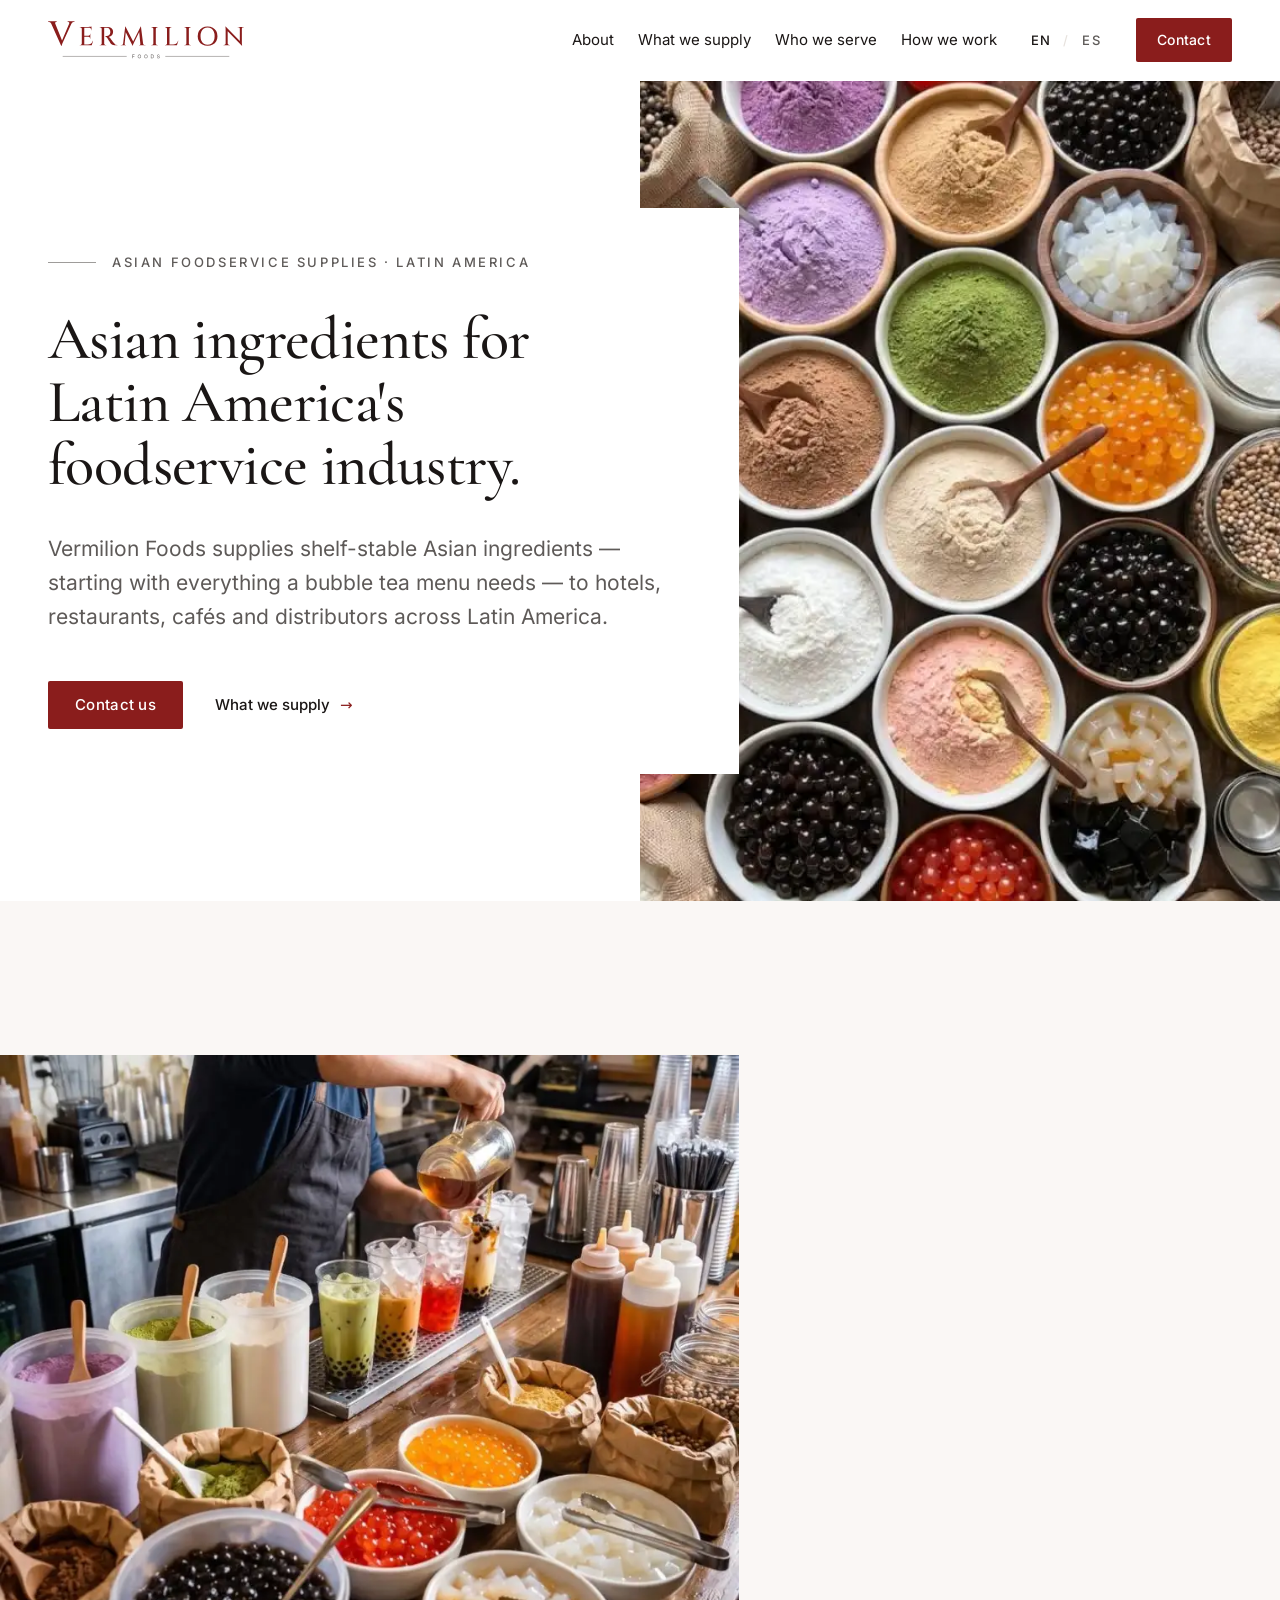
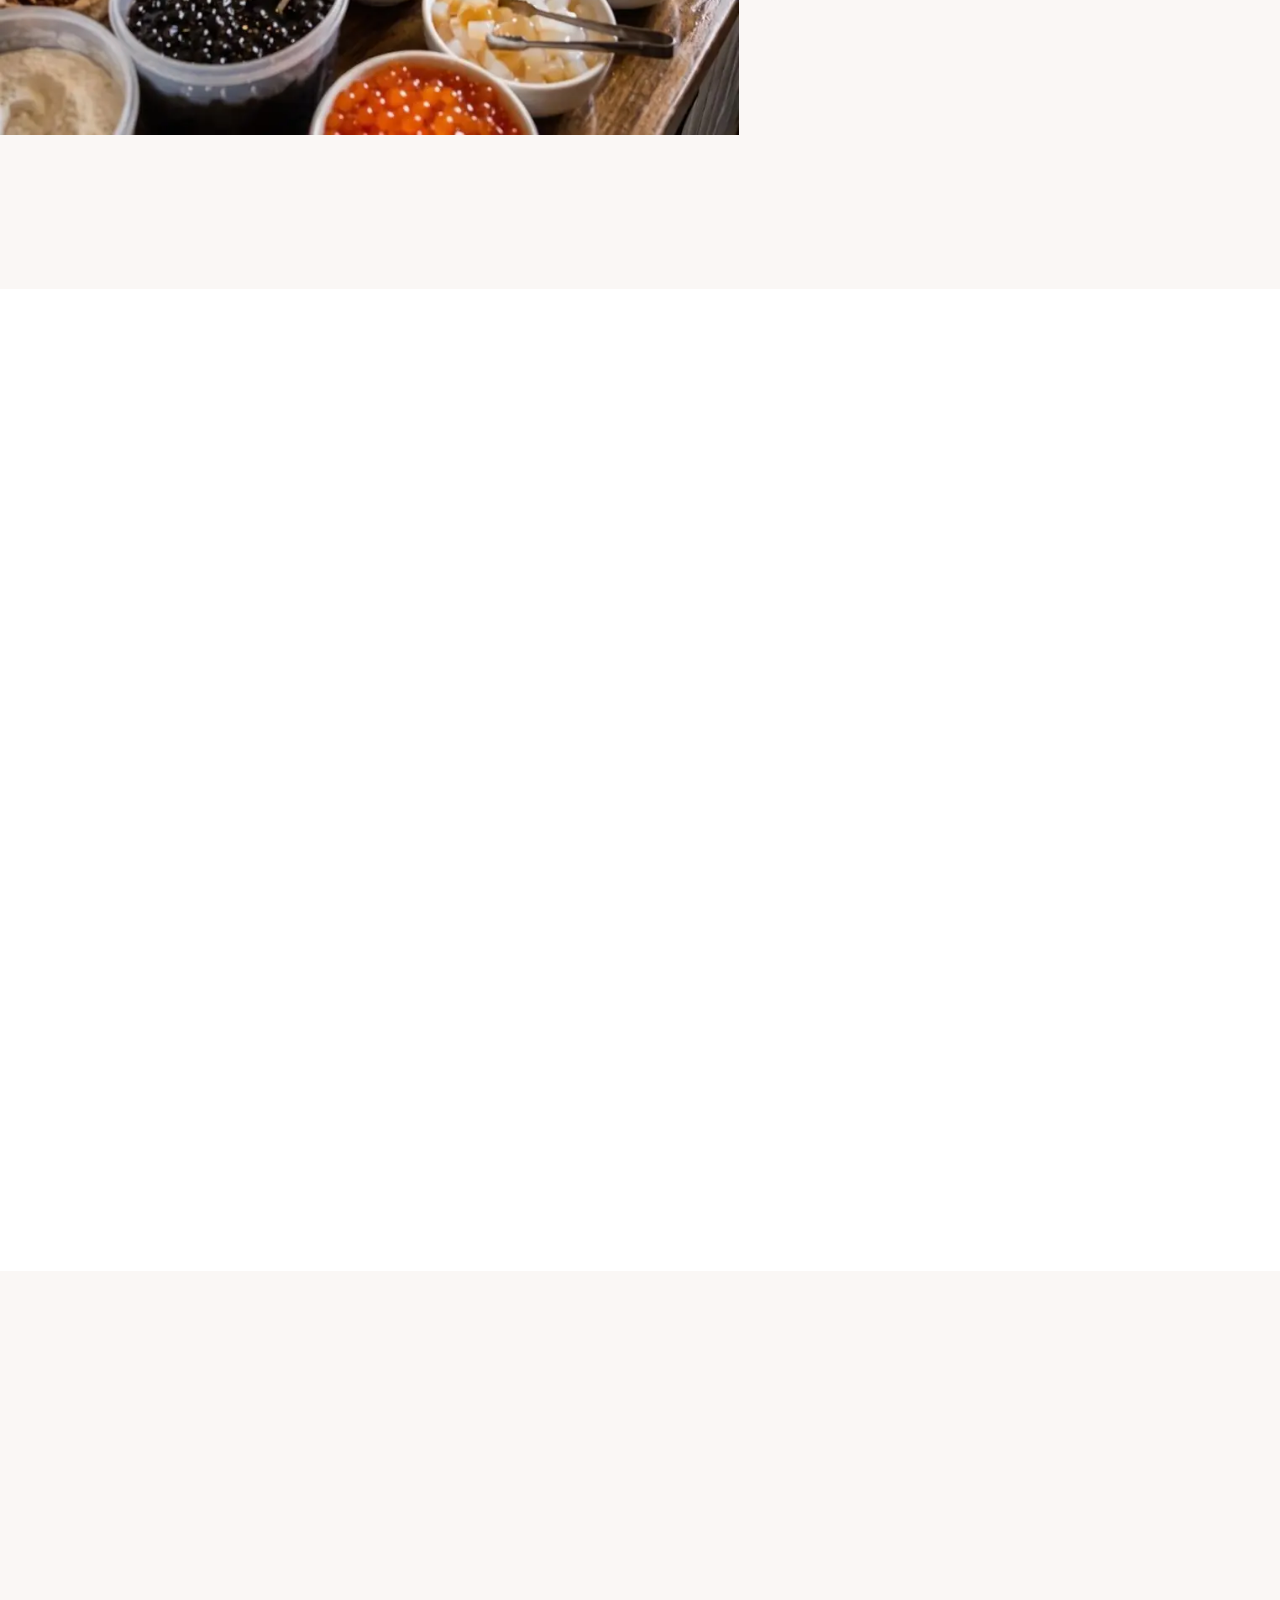
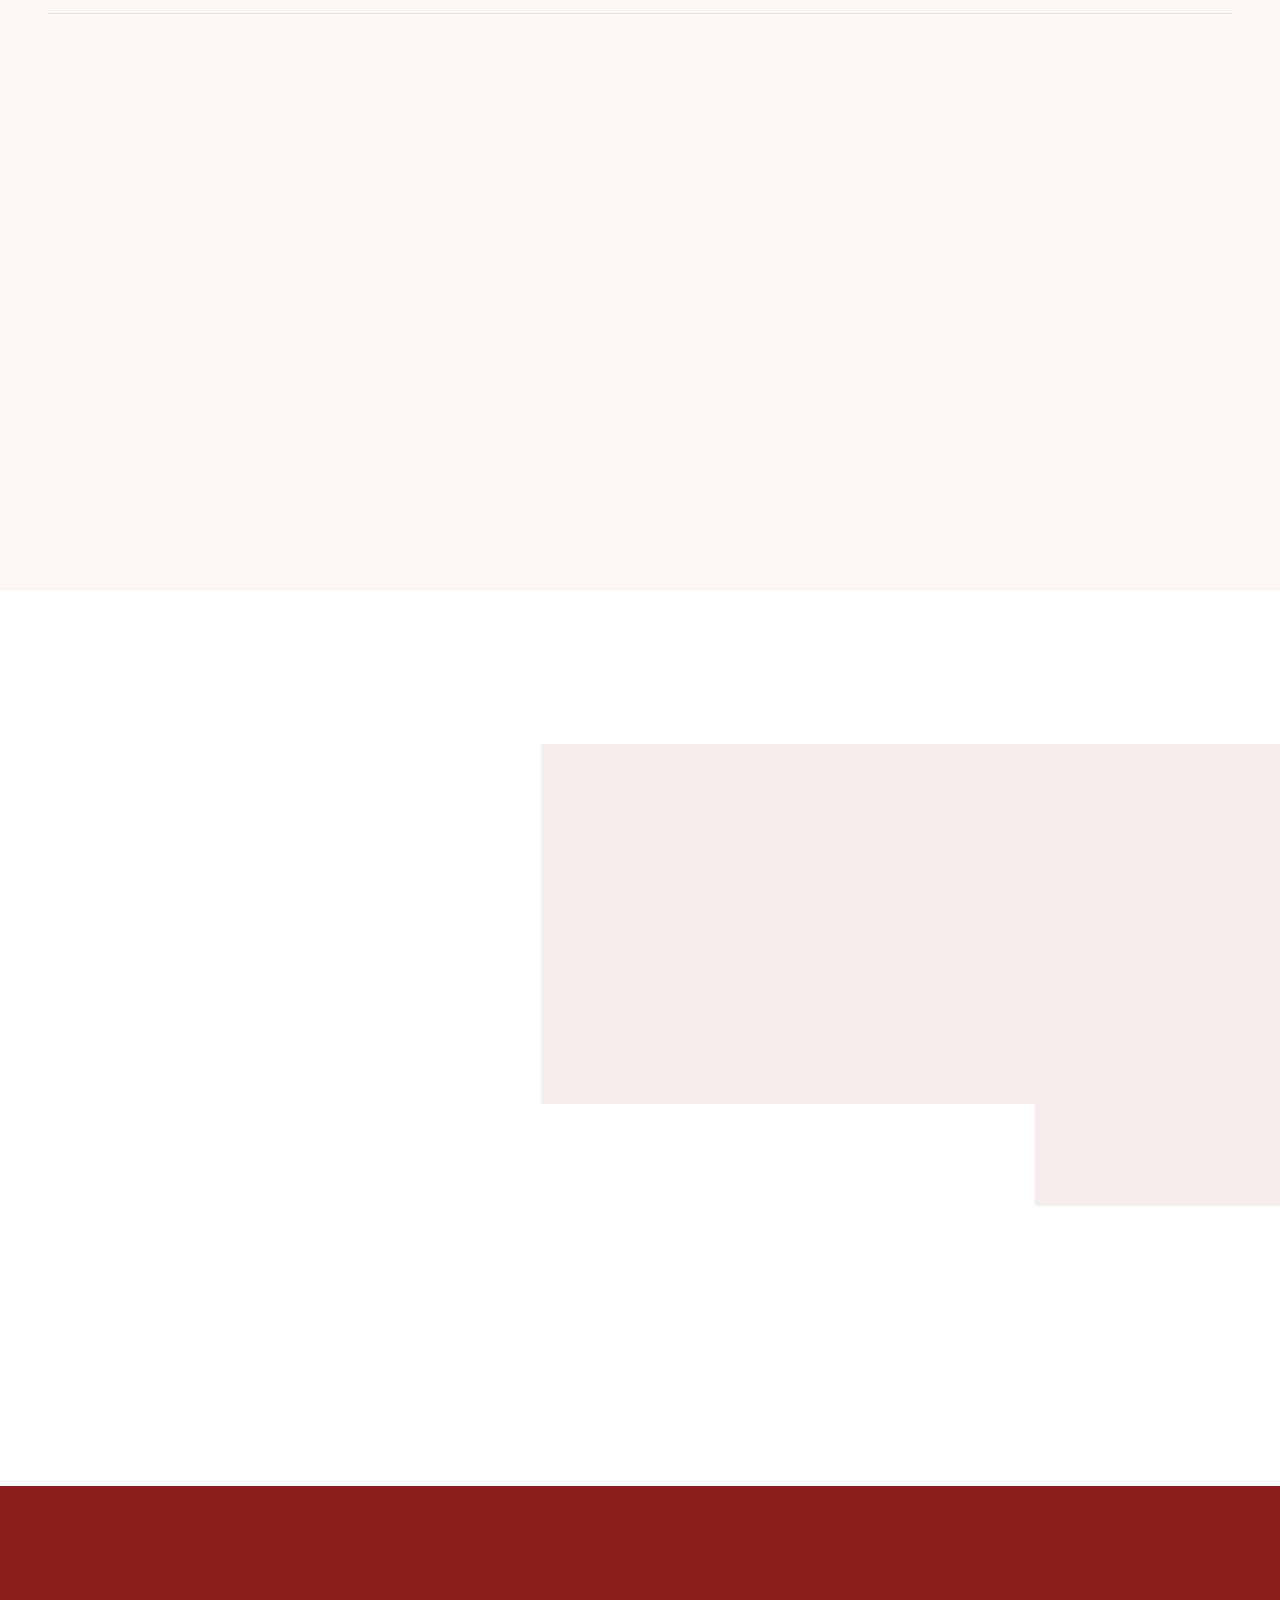
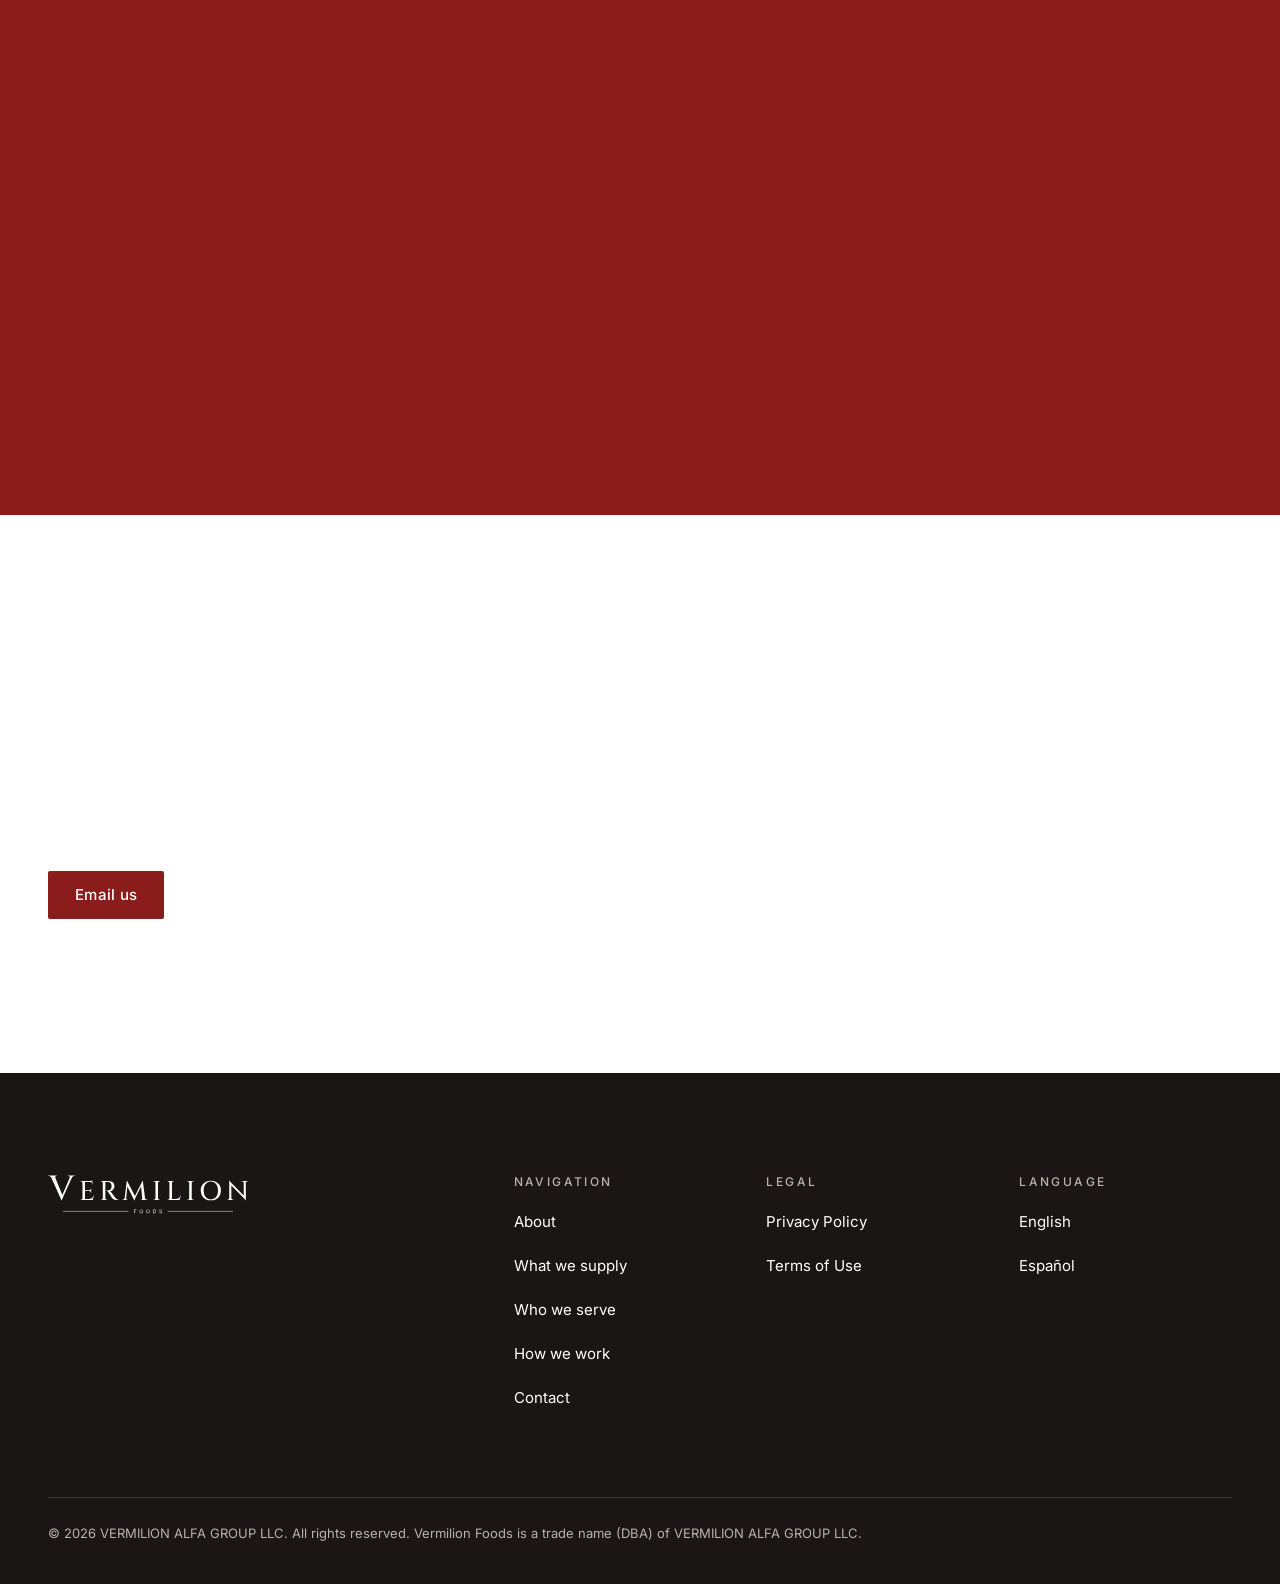
<file: index.html>
<!doctype html>
<html lang="en">
<head>
  <meta charset="utf-8">
  <meta name="viewport" content="width=device-width, initial-scale=1">
  <meta http-equiv="Content-Security-Policy" content="default-src 'self'; img-src 'self' data:; style-src 'self'; font-src 'self'; script-src 'self'; connect-src 'self'; object-src 'none'; base-uri 'none'; form-action 'none'">
  <meta name="referrer" content="strict-origin-when-cross-origin">
  <title>Vermilion Foods — Asian Foodservice Supplies for Latin America</title>
  <meta name="description" content="Vermilion Foods supplies shelf-stable Asian ingredients and bubble tea supplies to hotels, restaurants, cafés and distributors across Latin America.">
  <link rel="canonical" href="https://vermilionfoods.com/">
  <link rel="alternate" hreflang="en" href="https://vermilionfoods.com/">
  <link rel="alternate" hreflang="es" href="https://vermilionfoods.com/es/">
  <link rel="alternate" hreflang="x-default" href="https://vermilionfoods.com/">
  <meta property="og:type" content="website">
  <meta property="og:site_name" content="Vermilion Foods">
  <meta property="og:title" content="Vermilion Foods — Asian Foodservice Supplies for Latin America">
  <meta property="og:description" content="Vermilion Foods supplies shelf-stable Asian ingredients and bubble tea supplies to hotels, restaurants, cafés and distributors across Latin America.">
  <meta property="og:url" content="https://vermilionfoods.com/">
  <meta property="og:image" content="https://vermilionfoods.com/assets/img/og-image.png">
  <meta property="og:image:width" content="1200">
  <meta property="og:image:height" content="630">
  <meta property="og:image:alt" content="Vermilion Foods">
  <meta property="og:locale" content="en_US">
  <meta property="og:locale:alternate" content="es_LA">
  <meta name="twitter:card" content="summary_large_image">
  <meta name="theme-color" content="#FFFFFF">
  <link rel="icon" href="assets/img/favicon.svg" type="image/svg+xml">
  <link rel="apple-touch-icon" href="assets/img/apple-touch-icon.png">
  <link rel="preload" href="assets/fonts/cormorant-garamond-latin-500-normal.woff2" as="font" type="font/woff2" crossorigin>
  <link rel="stylesheet" href="assets/css/styles.css">
  <script src="assets/js/main.js"></script>
  <script type="application/ld+json">{"@context":"https://schema.org","@type":"Organization","name":"Vermilion Foods","legalName":"VERMILION ALFA GROUP LLC","url":"https://vermilionfoods.com/","logo":"https://vermilionfoods.com/assets/img/logo-vermilion-foods.svg","email":"sales@vermilionfoods.com"}</script><!-- data:EMAIL,PHONE,ADDRESS JSON-LD fields -->
</head>
<body>
  <a class="skip-link" href="#main">Skip to content</a>
  <header class="site-header">
    <div class="wrap header-inner">
      <a class="brand" href="index.html"><img src="assets/img/logo-vermilion-foods.svg" width="196" height="38" alt="Vermilion Foods"></a>
      <button class="menu-toggle" type="button" aria-expanded="false" aria-controls="site-menu"><span>Menu</span><span class="menu-icon" aria-hidden="true"></span></button>
      <div class="site-menu" id="site-menu">
        <nav aria-label="Main">
          <ul class="nav-list">
            <li><a href="#about">About</a></li>
            <li><a href="#products">What we supply</a></li>
            <li><a href="#customers">Who we serve</a></li>
            <li><a href="#process">How we work</a></li>
          </ul>
        </nav>
        <div class="lang" role="group" aria-label="Language"><span aria-current="true" lang="en"><span aria-hidden="true">EN</span><span class="visually-hidden">English</span></span><span class="sep" aria-hidden="true">/</span><a href="es/index.html" hreflang="es" lang="es"><span aria-hidden="true">ES</span><span class="visually-hidden">Español</span></a></div>
        <a class="btn btn-primary btn-sm" href="#contact">Contact</a>
      </div>
    </div>
  </header>
  <main id="main">
    <section class="hero" aria-labelledby="hero-title">
      <div class="stage hero-stage">
        <div class="plate plate--hero">
          <picture>
            <source type="image/webp" media="(max-width: 767.98px)" srcset="assets/img/photo-ingredients-m-480.webp 480w, assets/img/photo-ingredients-m-712.webp 712w" sizes="100vw">
            <source type="image/webp" srcset="assets/img/photo-ingredients-d-480.webp 480w, assets/img/photo-ingredients-d-640.webp 640w" sizes="50vw">
            <img src="assets/img/photo-ingredients-480.jpg" width="480" height="546" alt="Bowls and jars of colored powders, dark tapioca pearls, orange spheres and jelly cubes on a wooden table." decoding="async" fetchpriority="high">
          </picture>
        </div>
        <div class="leaf hero-leaf">
          <p class="eyebrow">Asian foodservice supplies · Latin America</p>
          <h1 id="hero-title">Asian ingredients for Latin America's foodservice industry.</h1>
          <p class="lead">Vermilion Foods supplies shelf-stable Asian ingredients — starting with everything a bubble tea menu needs — to hotels, restaurants, cafés and distributors across Latin America.</p>
          <div class="hero-actions">
            <a class="btn btn-primary" href="#contact">Contact us</a>
            <a class="link-arrow" href="#products">What we supply <span class="arrow" aria-hidden="true">→</span></a>
          </div>
        </div>
      </div>
    </section>

    <section class="section section--warm" id="about" aria-labelledby="about-title">
      <div class="stage about-stage">
        <div class="about-head">
          <p class="eyebrow" data-reveal>About</p>
          <h2 id="about-title" data-reveal>A bridge between Asian producers and Latin American kitchens.</h2>
        </div>
        <div class="plate plate--about">
          <picture>
            <source type="image/webp" media="(max-width: 1023.98px)" srcset="assets/img/photo-preparation-m-480.webp 480w, assets/img/photo-preparation-m-720.webp 720w" sizes="100vw">
            <source type="image/webp" srcset="assets/img/photo-preparation-d-640.webp 640w, assets/img/photo-preparation-d-880.webp 880w" sizes="(min-width: 1328px) calc(50vw + 100px), 59vw">
            <img src="assets/img/photo-preparation-480.jpg" width="480" height="442" alt="Iced drinks being poured at a counter lined with bowls of toppings and tubs of powder." loading="lazy" decoding="async">
          </picture>
        </div>
        <div class="leaf about-leaf prose" data-reveal>
          <p>Vermilion Foods is a business-to-business supplier of Asian food and beverage ingredients. We connect manufacturers in Asia with foodservice operators in Latin America who need consistent products, clear communication and dependable supply.</p>
          <p>Our current focus is the bubble tea category, with a range designed to grow alongside our customers' menus. We work exclusively with shelf-stable products, which keeps logistics simple and quality predictable.</p>
          <p class="legal-note">Vermilion Foods is a trade name of <strong>VERMILION ALFA GROUP LLC</strong>.<!-- data:STATE_OF_FORMATION legal note --></p>
        </div>
      </div>
    </section>

    <section class="section" id="products" aria-labelledby="products-title">
      <div class="wrap">
        <div class="section-head">
          <p class="eyebrow" data-reveal>What we supply</p>
          <h2 id="products-title" data-reveal>A focused, shelf-stable range for professional operators.</h2>
        </div>
        <ul class="cards">
          <li class="card" data-reveal>
            <span class="numeral" aria-hidden="true">01</span>
            <h3>Tea & beverage bases</h3>
            <p>Tea leaves, milk tea powders, flavored powders and non-dairy creamers.</p>
          </li>
          <li class="card" data-reveal>
            <span class="numeral" aria-hidden="true">02</span>
            <h3>Toppings</h3>
            <p>Tapioca pearls, popping boba and jellies in foodservice formats.</p>
          </li>
          <li class="card" data-reveal>
            <span class="numeral" aria-hidden="true">03</span>
            <h3>Syrups & flavors</h3>
            <p>Syrups, fruit concentrates and sweeteners for consistent drinks at scale.</p>
          </li>
          <li class="card" data-reveal>
            <span class="numeral" aria-hidden="true">04</span>
            <h3>Asian pantry specialties</h3>
            <p>A growing selection of shelf-stable Asian ingredients for professional kitchens.</p>
          </li>
        </ul>
        <p class="footnote" data-reveal>Product availability varies by market. Contact us for our current range.</p>
      </div>
    </section>

    <section class="section section--warm" id="customers" aria-labelledby="customers-title">
      <div class="wrap">
        <div class="section-head">
          <p class="eyebrow" data-reveal>Who we serve</p>
          <h2 id="customers-title" data-reveal>Built for the HORECA channel.</h2>
        </div>
        <ul class="rows">
          <li class="row" data-reveal>
            <span class="row-index" aria-hidden="true">01</span>
            <h3>Bubble tea shops & cafés</h3>
            <p>Core ingredients for daily operation.</p>
          </li>
          <li class="row" data-reveal>
            <span class="row-index" aria-hidden="true">02</span>
            <h3>Restaurants</h3>
            <p>Asian ingredients for kitchens and beverage programs.</p>
          </li>
          <li class="row" data-reveal>
            <span class="row-index" aria-hidden="true">03</span>
            <h3>Hotels & catering</h3>
            <p>Reliable supply in institutional formats.</p>
          </li>
          <li class="row" data-reveal>
            <span class="row-index" aria-hidden="true">04</span>
            <h3>Distributors & wholesalers</h3>
            <p>A sourcing partner for the Asian category.</p>
          </li>
        </ul>
      </div>
    </section>

    <section class="section" id="process" aria-labelledby="process-title">
      <div class="stage process-stage">
        <div class="plate plate--process">
          <picture>
            <source type="image/webp" media="(max-width: 1023.98px)" srcset="assets/img/photo-supply-m-480.webp 480w, assets/img/photo-supply-m-720.webp 720w" sizes="100vw">
            <source type="image/webp" srcset="assets/img/photo-supply-d-640.webp 640w, assets/img/photo-supply-d-880.webp 880w" sizes="(min-width: 1328px) calc(50vw + 100px), 59vw">
            <img src="assets/img/photo-supply-480.jpg" width="480" height="300" alt="A person with a clipboard in a warehouse aisle between racks of sacks, boxes and pallets." loading="lazy" decoding="async">
          </picture>
        </div>
        <div class="section-head process-head">
          <p class="eyebrow" data-reveal>How we work</p>
          <h2 id="process-title" data-reveal>From origin to your operation.</h2>
        </div>
        <div class="leaf process-leaf">
          <ol class="steps">
            <li class="step" data-reveal>
              <span class="numeral" aria-hidden="true">01</span>
              <h3>Sourcing</h3>
              <p>We select products from established manufacturers in Asia.</p>
            </li>
            <li class="step" data-reveal>
              <span class="numeral" aria-hidden="true">02</span>
              <h3>Supply chain</h3>
              <p>We coordinate the path from origin to destination market.</p>
            </li>
            <li class="step" data-reveal>
              <span class="numeral" aria-hidden="true">03</span>
              <h3>Service</h3>
              <p>Support in Spanish and English, before and after every order.</p>
            </li>
          </ol>
        </div>
      </div>
    </section>

    <section class="band" aria-labelledby="band-title">
      <div class="wrap band-inner" data-reveal>
        <img class="band-logo" src="assets/img/logo-vermilion-foods-white.svg" width="300" height="59" alt="Vermilion Foods">
        <h2 id="band-title">Serving business customers across Latin America.</h2>
        <p>Contact us to confirm availability in your country.</p>
        <a class="btn btn-light" href="#contact">Contact us</a>
      </div>
    </section>

    <section class="section" id="contact" aria-labelledby="contact-title">
      <div class="wrap contact-grid">
        <div>
          <p class="eyebrow" data-reveal>Contact</p>
          <h2 id="contact-title" data-reveal>Let's talk about your operation.</h2>
          <p class="lead" data-reveal>For product information, pricing and availability, reach our team directly. We work with businesses only.</p>
          <a class="btn btn-primary" href="mailto:sales@vermilionfoods.com">Email us</a>
        </div>
        <div class="identity" data-reveal>
          <p class="identity-name">VERMILION ALFA GROUP LLC</p>
          <p class="identity-dba">dba Vermilion Foods</p>
          <dl class="identity-details"><dt>Email</dt><dd><a href="mailto:sales@vermilionfoods.com">sales@vermilionfoods.com</a></dd></dl>
          <!-- data:EMAIL,PHONE,ADDRESS_LINE,ADDRESS_CITY_STATE_ZIP,ADDRESS_COUNTRY,BUSINESS_HOURS contact details (dl.identity-details; address in <address>) -->
        </div>
      </div>
    </section>
  </main>
  <footer class="site-footer">
    <div class="wrap">
      <div class="footer-grid">
        <div>
          <img class="footer-logo" src="assets/img/logo-vermilion-foods-white.svg" width="200" height="39" alt="Vermilion Foods">
        </div>
        <nav class="footer-col" aria-label="Navigation">
          <h2>Navigation</h2>
          <ul>
            <li><a href="#about">About</a></li>
            <li><a href="#products">What we supply</a></li>
            <li><a href="#customers">Who we serve</a></li>
            <li><a href="#process">How we work</a></li>
            <li><a href="#contact">Contact</a></li>
          </ul>
        </nav>
        <nav class="footer-col" aria-label="Legal">
          <h2>Legal</h2>
          <ul>
            <li><a href="privacy.html">Privacy Policy</a></li>
            <li><a href="terms.html">Terms of Use</a></li>
          </ul>
        </nav>
        <div class="footer-col">
          <h2>Language</h2>
          <ul>
            <li><a href="index.html" hreflang="en" lang="en" aria-current="true">English</a></li>
            <li><a href="es/index.html" hreflang="es" lang="es">Español</a></li>
          </ul>
          <!-- data:LINKEDIN_URL footer link -->
        </div>
      </div>
      <p class="footer-legal">© <span data-year>2026</span> VERMILION ALFA GROUP LLC. All rights reserved. Vermilion Foods is a trade name (DBA) of VERMILION ALFA GROUP LLC.</p>
    </div>
  </footer>
</body>
</html>
</file>
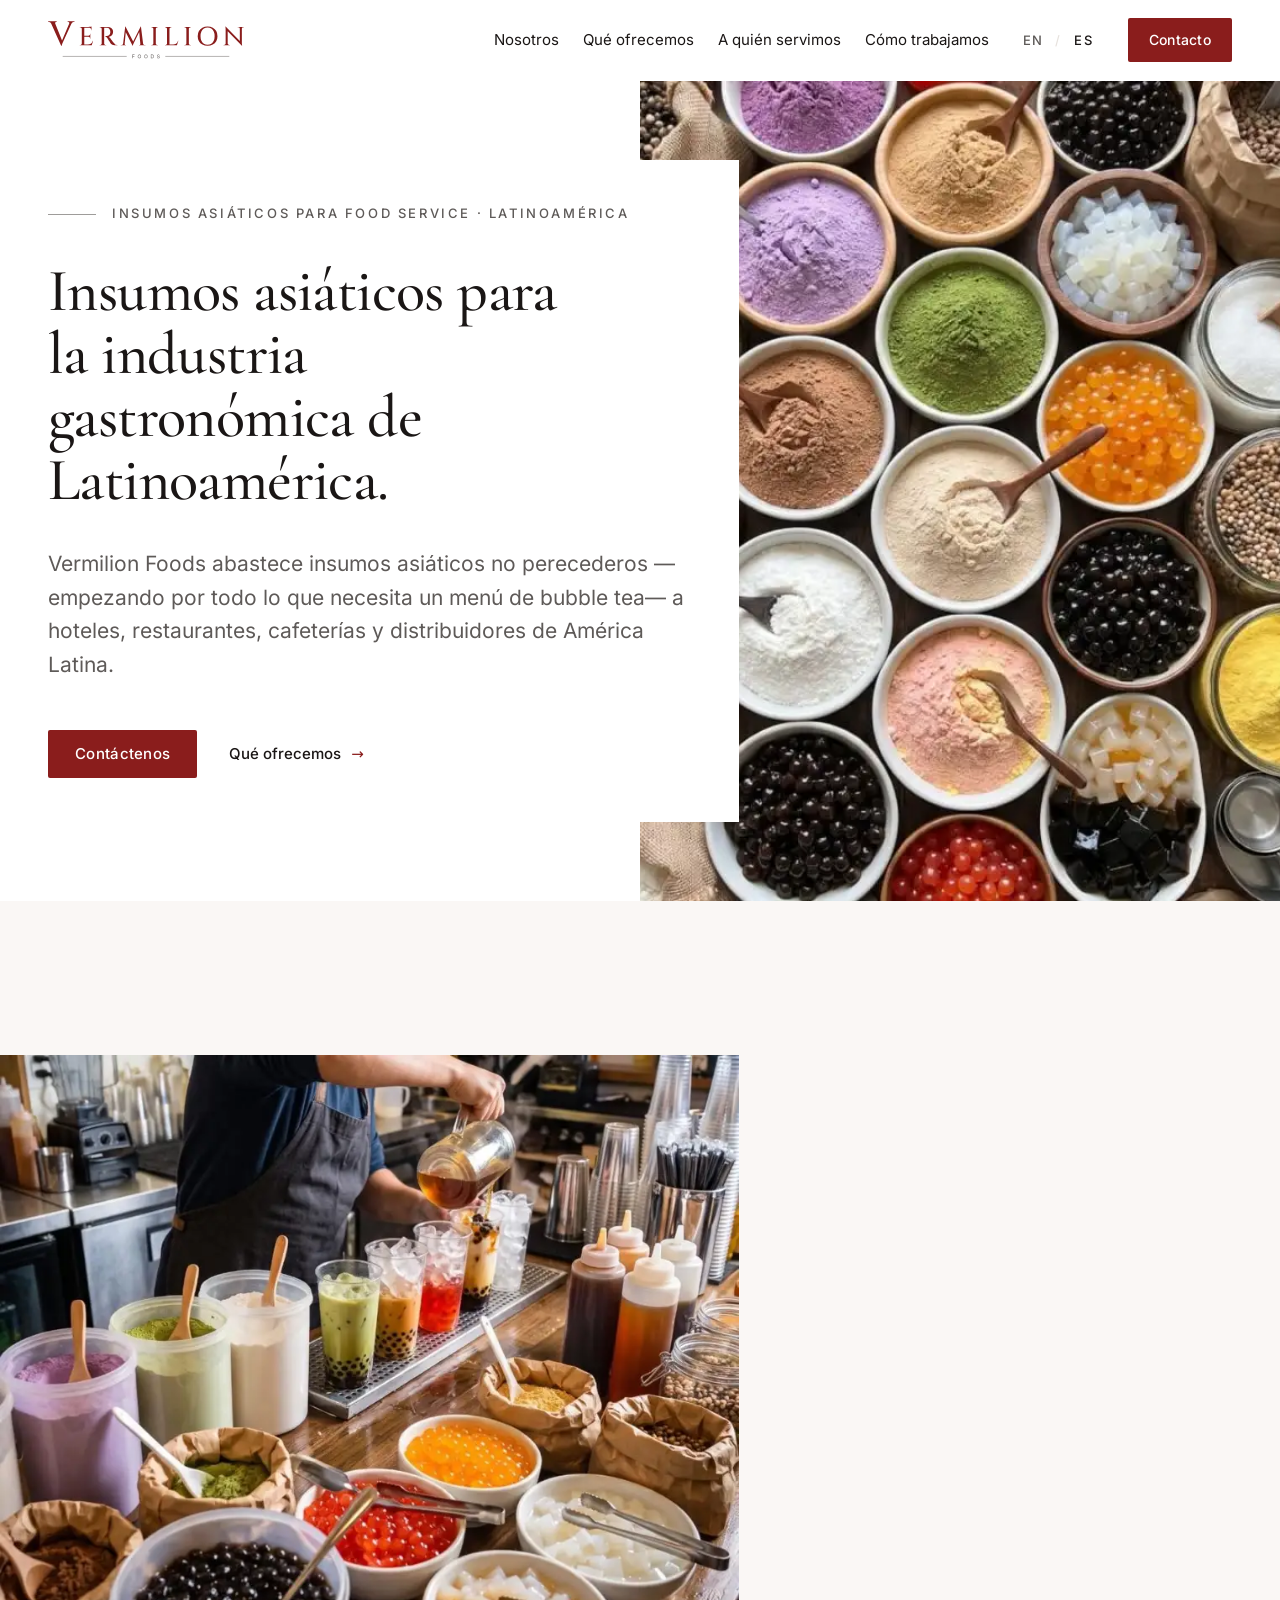
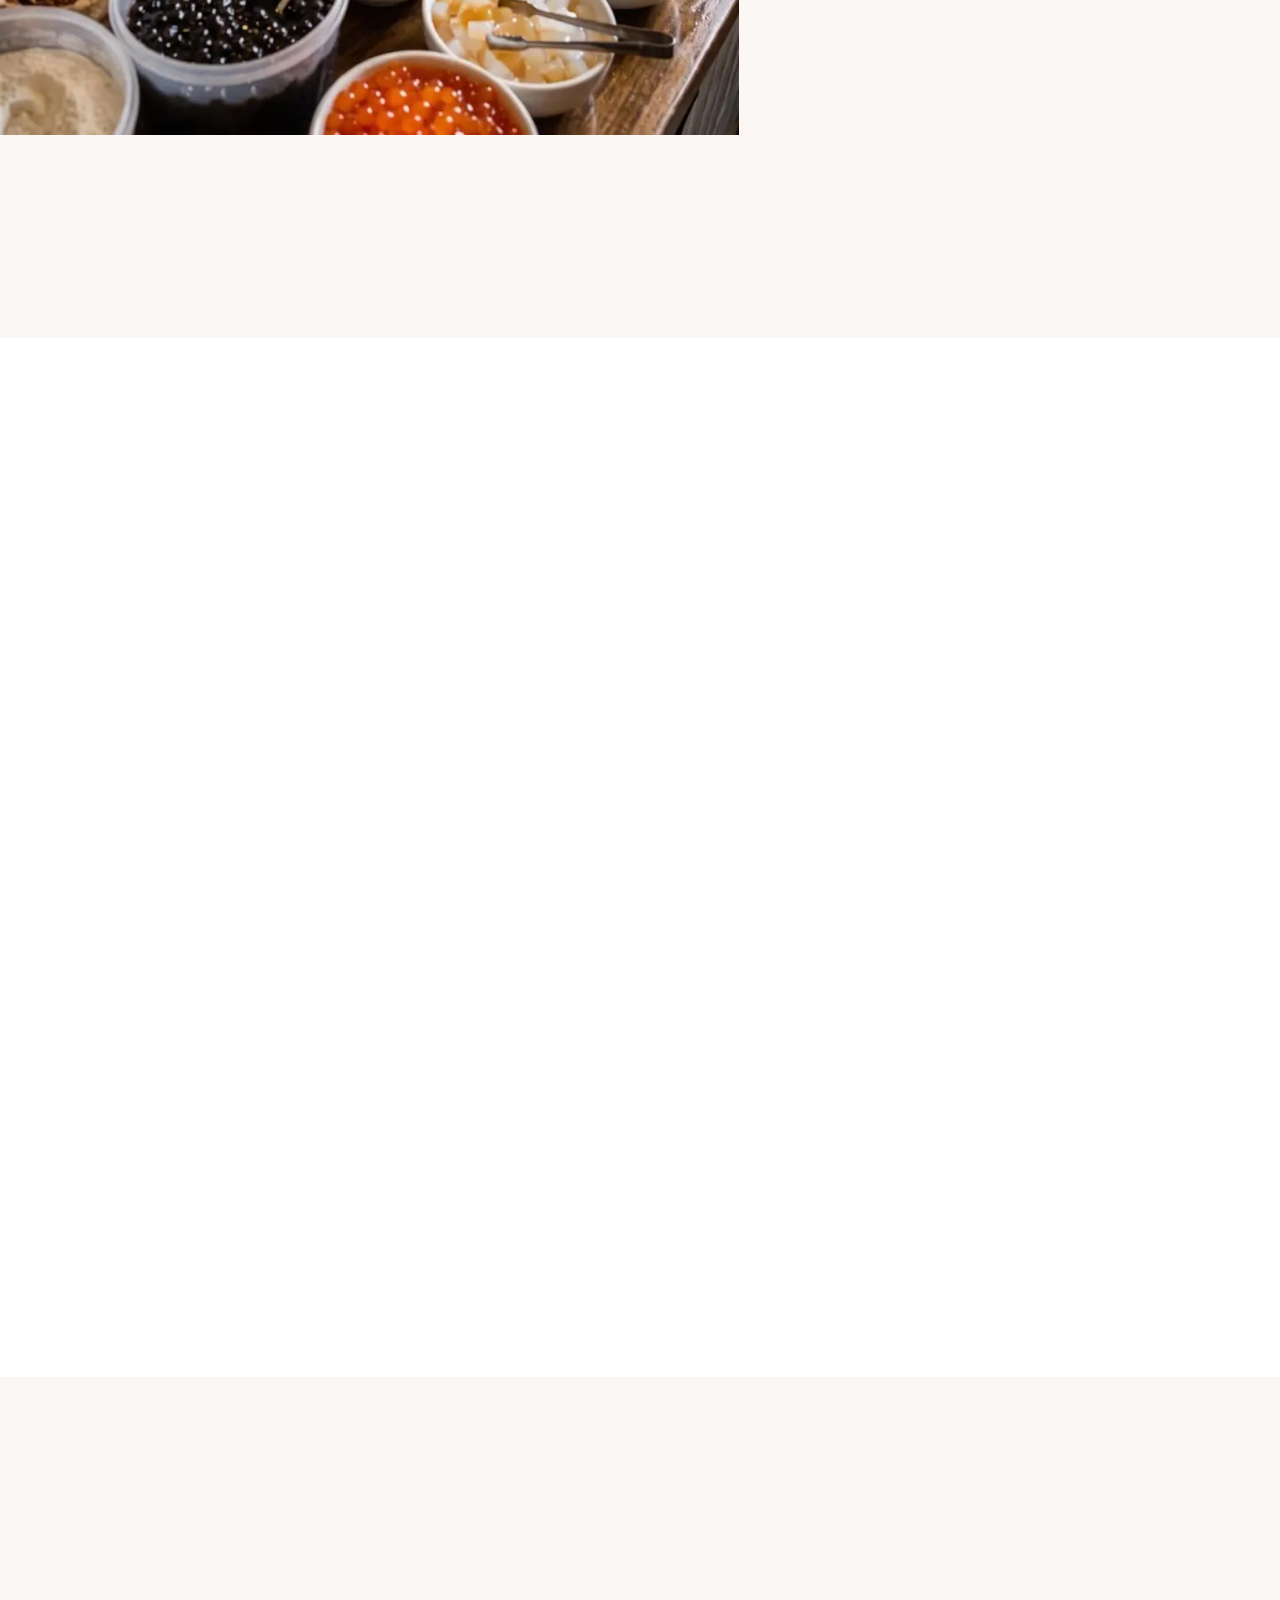
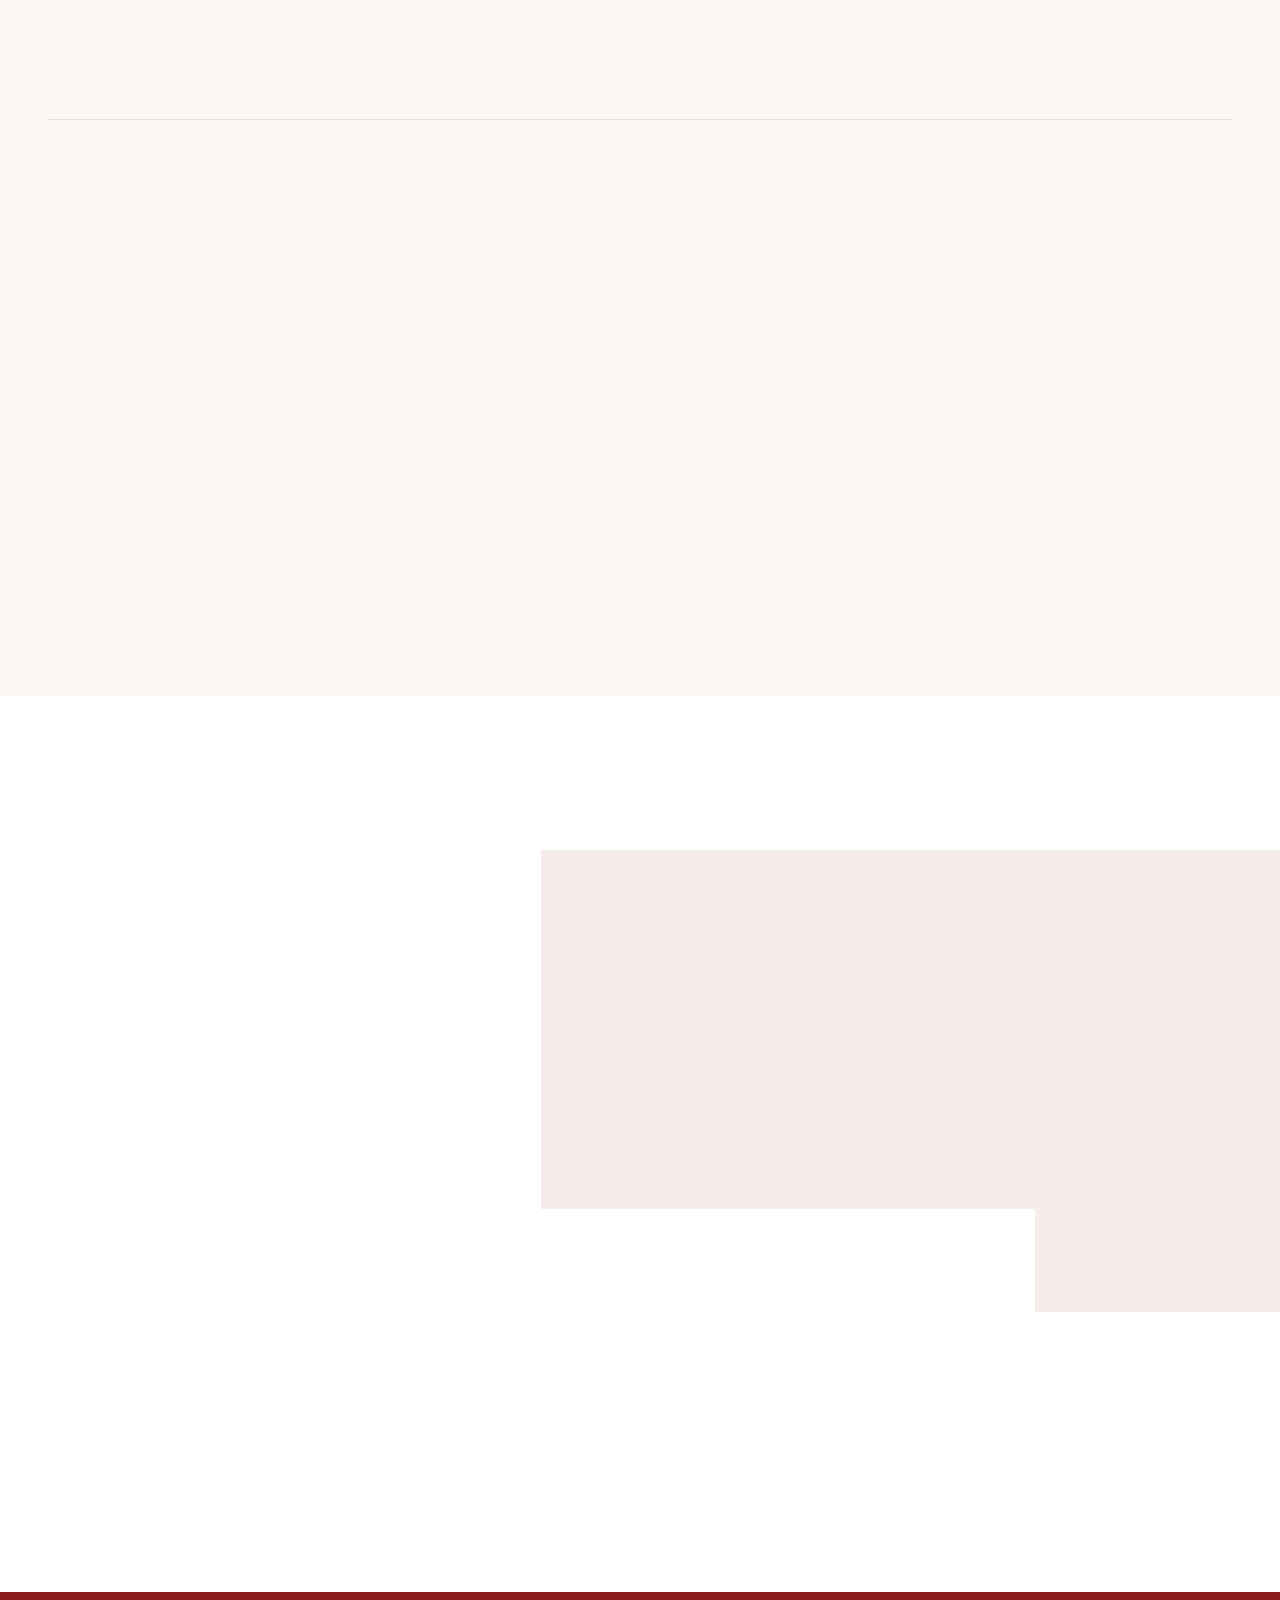
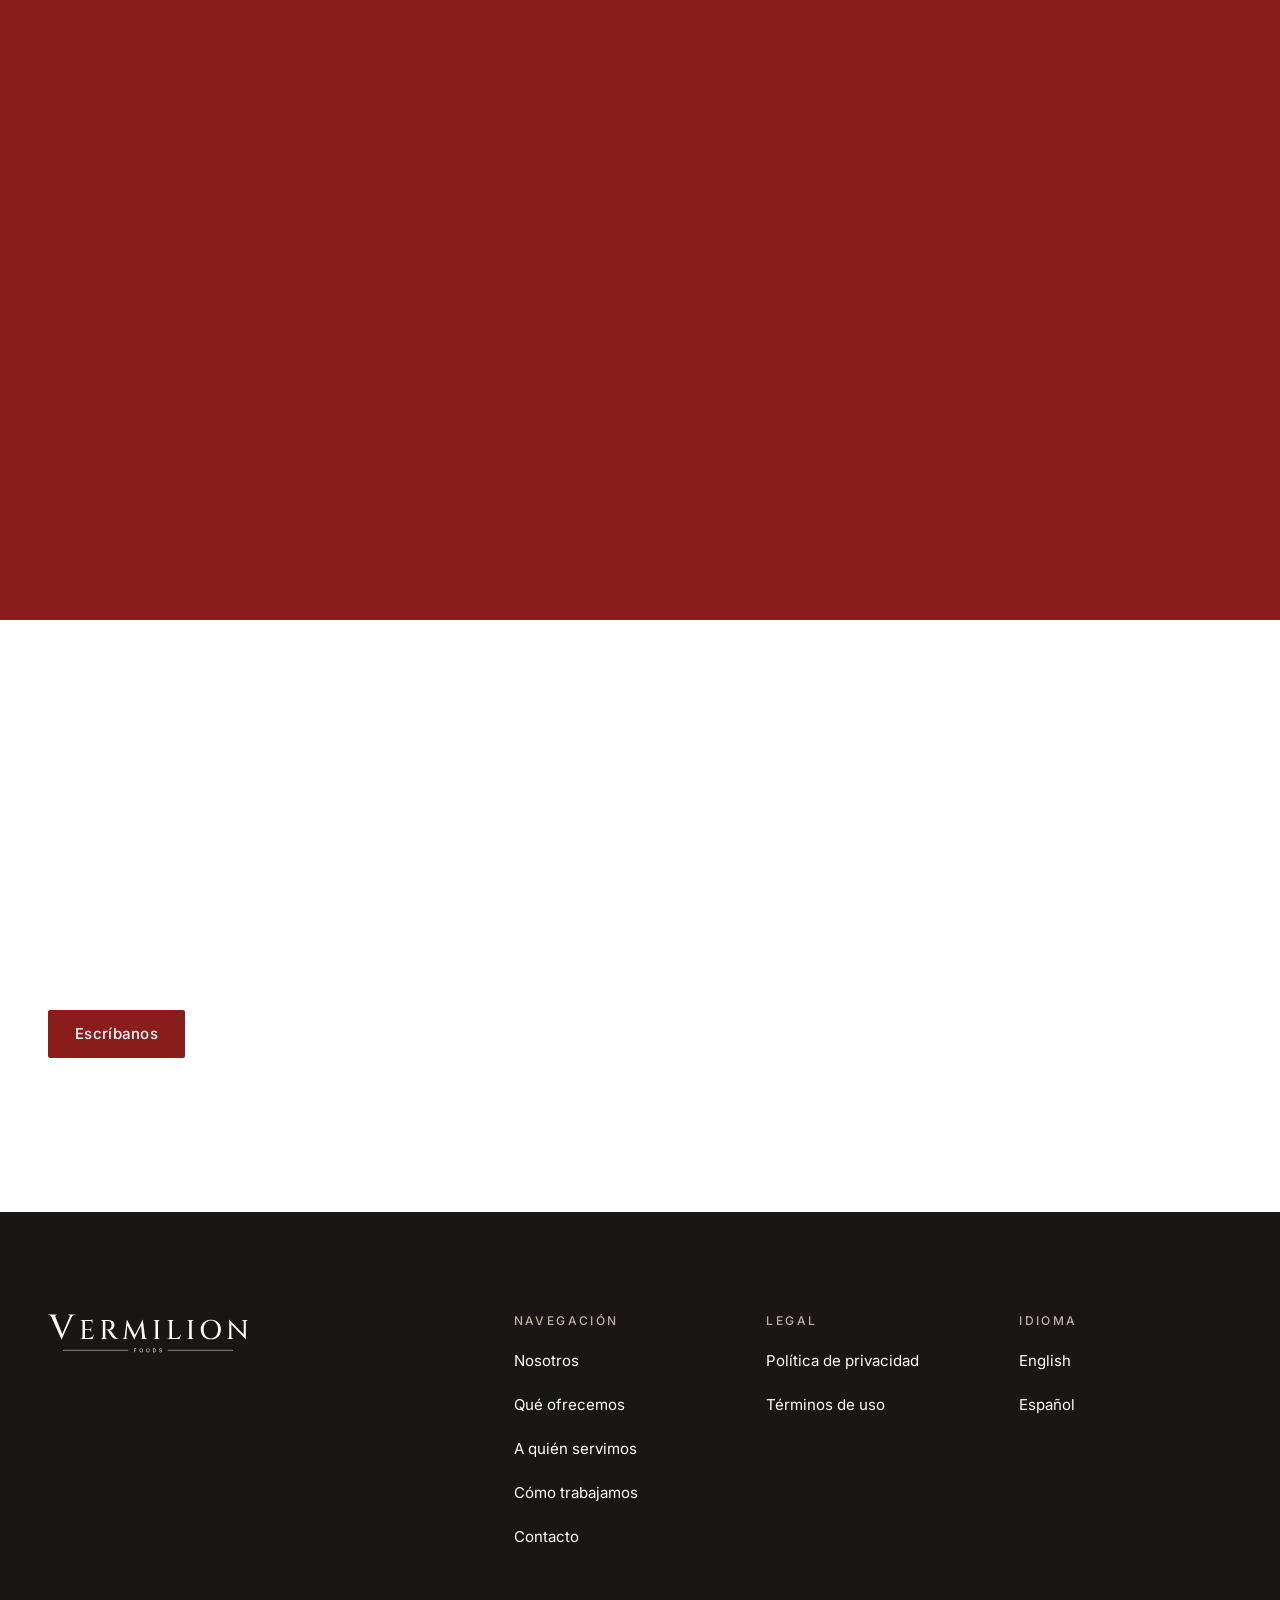
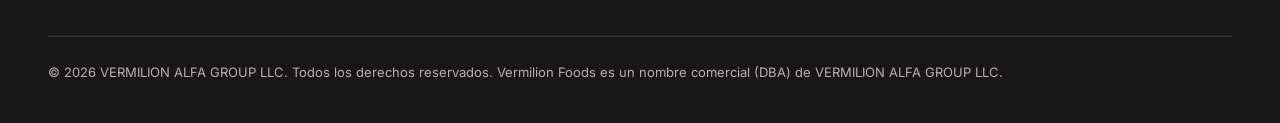
<file: es/index.html>
<!doctype html>
<html lang="es">
<head>
  <meta charset="utf-8">
  <meta name="viewport" content="width=device-width, initial-scale=1">
  <meta http-equiv="Content-Security-Policy" content="default-src 'self'; img-src 'self' data:; style-src 'self'; font-src 'self'; script-src 'self'; connect-src 'self'; object-src 'none'; base-uri 'none'; form-action 'none'">
  <meta name="referrer" content="strict-origin-when-cross-origin">
  <title>Vermilion Foods — Insumos asiáticos para food service en Latinoamérica</title>
  <meta name="description" content="Vermilion Foods abastece insumos asiáticos no perecederos y de bubble tea a hoteles, restaurantes, cafeterías y distribuidores de Latinoamérica.">
  <link rel="canonical" href="https://vermilionfoods.com/es/">
  <link rel="alternate" hreflang="en" href="https://vermilionfoods.com/">
  <link rel="alternate" hreflang="es" href="https://vermilionfoods.com/es/">
  <link rel="alternate" hreflang="x-default" href="https://vermilionfoods.com/">
  <meta property="og:type" content="website">
  <meta property="og:site_name" content="Vermilion Foods">
  <meta property="og:title" content="Vermilion Foods — Insumos asiáticos para food service en Latinoamérica">
  <meta property="og:description" content="Vermilion Foods abastece insumos asiáticos no perecederos y de bubble tea a hoteles, restaurantes, cafeterías y distribuidores de Latinoamérica.">
  <meta property="og:url" content="https://vermilionfoods.com/es/">
  <meta property="og:image" content="https://vermilionfoods.com/assets/img/og-image.png">
  <meta property="og:image:width" content="1200">
  <meta property="og:image:height" content="630">
  <meta property="og:image:alt" content="Vermilion Foods">
  <meta property="og:locale" content="es_LA">
  <meta property="og:locale:alternate" content="en_US">
  <meta name="twitter:card" content="summary_large_image">
  <meta name="theme-color" content="#FFFFFF">
  <link rel="icon" href="../assets/img/favicon.svg" type="image/svg+xml">
  <link rel="apple-touch-icon" href="../assets/img/apple-touch-icon.png">
  <link rel="preload" href="../assets/fonts/cormorant-garamond-latin-500-normal.woff2" as="font" type="font/woff2" crossorigin>
  <link rel="stylesheet" href="../assets/css/styles.css">
  <script src="../assets/js/main.js"></script>
  <script type="application/ld+json">{"@context":"https://schema.org","@type":"Organization","name":"Vermilion Foods","legalName":"VERMILION ALFA GROUP LLC","url":"https://vermilionfoods.com/","logo":"https://vermilionfoods.com/assets/img/logo-vermilion-foods.svg","email":"sales@vermilionfoods.com"}</script><!-- data:EMAIL,PHONE,ADDRESS JSON-LD fields -->
</head>
<body>
  <a class="skip-link" href="#main">Saltar al contenido</a>
  <header class="site-header">
    <div class="wrap header-inner">
      <a class="brand" href="index.html"><img src="../assets/img/logo-vermilion-foods.svg" width="196" height="38" alt="Vermilion Foods"></a>
      <button class="menu-toggle" type="button" aria-expanded="false" aria-controls="site-menu"><span>Menú</span><span class="menu-icon" aria-hidden="true"></span></button>
      <div class="site-menu" id="site-menu">
        <nav aria-label="Principal">
          <ul class="nav-list">
            <li><a href="#about">Nosotros</a></li>
            <li><a href="#products">Qué ofrecemos</a></li>
            <li><a href="#customers">A quién servimos</a></li>
            <li><a href="#process">Cómo trabajamos</a></li>
          </ul>
        </nav>
        <div class="lang" role="group" aria-label="Idioma"><a href="../index.html" hreflang="en" lang="en"><span aria-hidden="true">EN</span><span class="visually-hidden">English</span></a><span class="sep" aria-hidden="true">/</span><span aria-current="true" lang="es"><span aria-hidden="true">ES</span><span class="visually-hidden">Español</span></span></div>
        <a class="btn btn-primary btn-sm" href="#contact">Contacto</a>
      </div>
    </div>
  </header>
  <main id="main">
    <section class="hero" aria-labelledby="hero-title">
      <div class="stage hero-stage">
        <div class="plate plate--hero">
          <picture>
            <source type="image/webp" media="(max-width: 767.98px)" srcset="../assets/img/photo-ingredients-m-480.webp 480w, ../assets/img/photo-ingredients-m-712.webp 712w" sizes="100vw">
            <source type="image/webp" srcset="../assets/img/photo-ingredients-d-480.webp 480w, ../assets/img/photo-ingredients-d-640.webp 640w" sizes="50vw">
            <img src="../assets/img/photo-ingredients-480.jpg" width="480" height="546" alt="Cuencos y frascos con polvos de colores, perlas de tapioca oscuras, esferas anaranjadas y cubos de gelatina sobre una mesa de madera." decoding="async" fetchpriority="high">
          </picture>
        </div>
        <div class="leaf hero-leaf">
          <p class="eyebrow">Insumos asiáticos para food service · Latinoamérica</p>
          <h1 id="hero-title">Insumos asiáticos para la industria gastronómica de Latinoamérica.</h1>
          <p class="lead">Vermilion Foods abastece insumos asiáticos no perecederos —empezando por todo lo que necesita un menú de bubble tea— a hoteles, restaurantes, cafeterías y distribuidores de América Latina.</p>
          <div class="hero-actions">
            <a class="btn btn-primary" href="#contact">Contáctenos</a>
            <a class="link-arrow" href="#products">Qué ofrecemos <span class="arrow" aria-hidden="true">→</span></a>
          </div>
        </div>
      </div>
    </section>

    <section class="section section--warm" id="about" aria-labelledby="about-title">
      <div class="stage about-stage">
        <div class="about-head">
          <p class="eyebrow" data-reveal>Nosotros</p>
          <h2 id="about-title" data-reveal>Un puente entre productores asiáticos y cocinas latinoamericanas.</h2>
        </div>
        <div class="plate plate--about">
          <picture>
            <source type="image/webp" media="(max-width: 1023.98px)" srcset="../assets/img/photo-preparation-m-480.webp 480w, ../assets/img/photo-preparation-m-720.webp 720w" sizes="100vw">
            <source type="image/webp" srcset="../assets/img/photo-preparation-d-640.webp 640w, ../assets/img/photo-preparation-d-880.webp 880w" sizes="(min-width: 1328px) calc(50vw + 100px), 59vw">
            <img src="../assets/img/photo-preparation-480.jpg" width="480" height="442" alt="Bebidas con hielo servidas en una barra con cuencos de toppings y recipientes de polvo." loading="lazy" decoding="async">
          </picture>
        </div>
        <div class="leaf about-leaf prose" data-reveal>
          <p>Vermilion Foods es un proveedor de insumos asiáticos de alimentos y bebidas para empresas. Conectamos a fabricantes en Asia con operadores gastronómicos de Latinoamérica que necesitan productos consistentes, comunicación clara y un abastecimiento confiable.</p>
          <p>Hoy nos enfocamos en la categoría de bubble tea, con un portafolio pensado para crecer junto al menú de nuestros clientes. Trabajamos exclusivamente con productos no perecederos, lo que simplifica la logística y mantiene una calidad predecible.</p>
          <p class="legal-note">Vermilion Foods es un nombre comercial de <strong>VERMILION ALFA GROUP LLC</strong>.<!-- data:STATE_OF_FORMATION legal note --></p>
        </div>
      </div>
    </section>

    <section class="section" id="products" aria-labelledby="products-title">
      <div class="wrap">
        <div class="section-head">
          <p class="eyebrow" data-reveal>Qué ofrecemos</p>
          <h2 id="products-title" data-reveal>Un portafolio enfocado y no perecedero para operadores profesionales.</h2>
        </div>
        <ul class="cards">
          <li class="card" data-reveal>
            <span class="numeral" aria-hidden="true">01</span>
            <h3>Tés y bases para bebidas</h3>
            <p>Hojas de té, polvos para té con leche, polvos saborizados y cremas no lácteas.</p>
          </li>
          <li class="card" data-reveal>
            <span class="numeral" aria-hidden="true">02</span>
            <h3>Toppings</h3>
            <p>Perlas de tapioca, popping boba y jaleas en formatos para food service.</p>
          </li>
          <li class="card" data-reveal>
            <span class="numeral" aria-hidden="true">03</span>
            <h3>Jarabes y sabores</h3>
            <p>Jarabes, concentrados de fruta y endulzantes para bebidas consistentes a gran volumen.</p>
          </li>
          <li class="card" data-reveal>
            <span class="numeral" aria-hidden="true">04</span>
            <h3>Especialidades asiáticas de despensa</h3>
            <p>Una selección en crecimiento de insumos asiáticos no perecederos para cocinas profesionales.</p>
          </li>
        </ul>
        <p class="footnote" data-reveal>La disponibilidad de productos varía según el mercado. Contáctenos para conocer el portafolio actual.</p>
      </div>
    </section>

    <section class="section section--warm" id="customers" aria-labelledby="customers-title">
      <div class="wrap">
        <div class="section-head">
          <p class="eyebrow" data-reveal>A quién servimos</p>
          <h2 id="customers-title" data-reveal>Hecho para el canal HORECA.</h2>
        </div>
        <ul class="rows">
          <li class="row" data-reveal>
            <span class="row-index" aria-hidden="true">01</span>
            <h3>Tiendas de bubble tea y cafeterías</h3>
            <p>Los insumos base para la operación diaria.</p>
          </li>
          <li class="row" data-reveal>
            <span class="row-index" aria-hidden="true">02</span>
            <h3>Restaurantes</h3>
            <p>Insumos asiáticos para cocina y programa de bebidas.</p>
          </li>
          <li class="row" data-reveal>
            <span class="row-index" aria-hidden="true">03</span>
            <h3>Hoteles y catering</h3>
            <p>Abastecimiento confiable en formatos institucionales.</p>
          </li>
          <li class="row" data-reveal>
            <span class="row-index" aria-hidden="true">04</span>
            <h3>Distribuidores y mayoristas</h3>
            <p>Un aliado de abastecimiento para la categoría asiática.</p>
          </li>
        </ul>
      </div>
    </section>

    <section class="section" id="process" aria-labelledby="process-title">
      <div class="stage process-stage">
        <div class="plate plate--process">
          <picture>
            <source type="image/webp" media="(max-width: 1023.98px)" srcset="../assets/img/photo-supply-m-480.webp 480w, ../assets/img/photo-supply-m-720.webp 720w" sizes="100vw">
            <source type="image/webp" srcset="../assets/img/photo-supply-d-640.webp 640w, ../assets/img/photo-supply-d-880.webp 880w" sizes="(min-width: 1328px) calc(50vw + 100px), 59vw">
            <img src="../assets/img/photo-supply-480.jpg" width="480" height="300" alt="Una persona con una tablilla en el pasillo de un almacén, entre estanterías con sacos, cajas y pallets." loading="lazy" decoding="async">
          </picture>
        </div>
        <div class="section-head process-head">
          <p class="eyebrow" data-reveal>Cómo trabajamos</p>
          <h2 id="process-title" data-reveal>Del origen a su operación.</h2>
        </div>
        <div class="leaf process-leaf">
          <ol class="steps">
            <li class="step" data-reveal>
              <span class="numeral" aria-hidden="true">01</span>
              <h3>Abastecimiento</h3>
              <p>Seleccionamos productos de fabricantes establecidos en Asia.</p>
            </li>
            <li class="step" data-reveal>
              <span class="numeral" aria-hidden="true">02</span>
              <h3>Cadena de suministro</h3>
              <p>Coordinamos el recorrido desde el origen hasta el mercado de destino.</p>
            </li>
            <li class="step" data-reveal>
              <span class="numeral" aria-hidden="true">03</span>
              <h3>Servicio</h3>
              <p>Atención en español e inglés, antes y después de cada pedido.</p>
            </li>
          </ol>
        </div>
      </div>
    </section>

    <section class="band" aria-labelledby="band-title">
      <div class="wrap band-inner" data-reveal>
        <img class="band-logo" src="../assets/img/logo-vermilion-foods-white.svg" width="300" height="59" alt="Vermilion Foods">
        <h2 id="band-title">Atendemos a clientes empresariales en toda Latinoamérica.</h2>
        <p>Contáctenos para confirmar disponibilidad en su país.</p>
        <a class="btn btn-light" href="#contact">Contáctenos</a>
      </div>
    </section>

    <section class="section" id="contact" aria-labelledby="contact-title">
      <div class="wrap contact-grid">
        <div>
          <p class="eyebrow" data-reveal>Contacto</p>
          <h2 id="contact-title" data-reveal>Hablemos de su operación.</h2>
          <p class="lead" data-reveal>Para información de productos, precios y disponibilidad, escriba directamente a nuestro equipo. Atendemos únicamente a empresas.</p>
          <a class="btn btn-primary" href="mailto:sales@vermilionfoods.com">Escríbanos</a>
        </div>
        <div class="identity" data-reveal>
          <p class="identity-name">VERMILION ALFA GROUP LLC</p>
          <p class="identity-dba">dba Vermilion Foods</p>
          <dl class="identity-details"><dt>Correo</dt><dd><a href="mailto:sales@vermilionfoods.com">sales@vermilionfoods.com</a></dd></dl>
          <!-- data:EMAIL,PHONE,ADDRESS_LINE,ADDRESS_CITY_STATE_ZIP,ADDRESS_COUNTRY,BUSINESS_HOURS contact details (dl.identity-details; address in <address>) -->
        </div>
      </div>
    </section>
  </main>
  <footer class="site-footer">
    <div class="wrap">
      <div class="footer-grid">
        <div>
          <img class="footer-logo" src="../assets/img/logo-vermilion-foods-white.svg" width="200" height="39" alt="Vermilion Foods">
        </div>
        <nav class="footer-col" aria-label="Navegación">
          <h2>Navegación</h2>
          <ul>
            <li><a href="#about">Nosotros</a></li>
            <li><a href="#products">Qué ofrecemos</a></li>
            <li><a href="#customers">A quién servimos</a></li>
            <li><a href="#process">Cómo trabajamos</a></li>
            <li><a href="#contact">Contacto</a></li>
          </ul>
        </nav>
        <nav class="footer-col" aria-label="Legal">
          <h2>Legal</h2>
          <ul>
            <li><a href="privacidad.html">Política de privacidad</a></li>
            <li><a href="terminos.html">Términos de uso</a></li>
          </ul>
        </nav>
        <div class="footer-col">
          <h2>Idioma</h2>
          <ul>
            <li><a href="../index.html" hreflang="en" lang="en">English</a></li>
            <li><a href="index.html" hreflang="es" lang="es" aria-current="true">Español</a></li>
          </ul>
          <!-- data:LINKEDIN_URL footer link -->
        </div>
      </div>
      <p class="footer-legal">© <span data-year>2026</span> VERMILION ALFA GROUP LLC. Todos los derechos reservados. Vermilion Foods es un nombre comercial (DBA) de VERMILION ALFA GROUP LLC.</p>
    </div>
  </footer>
</body>
</html>
</file>
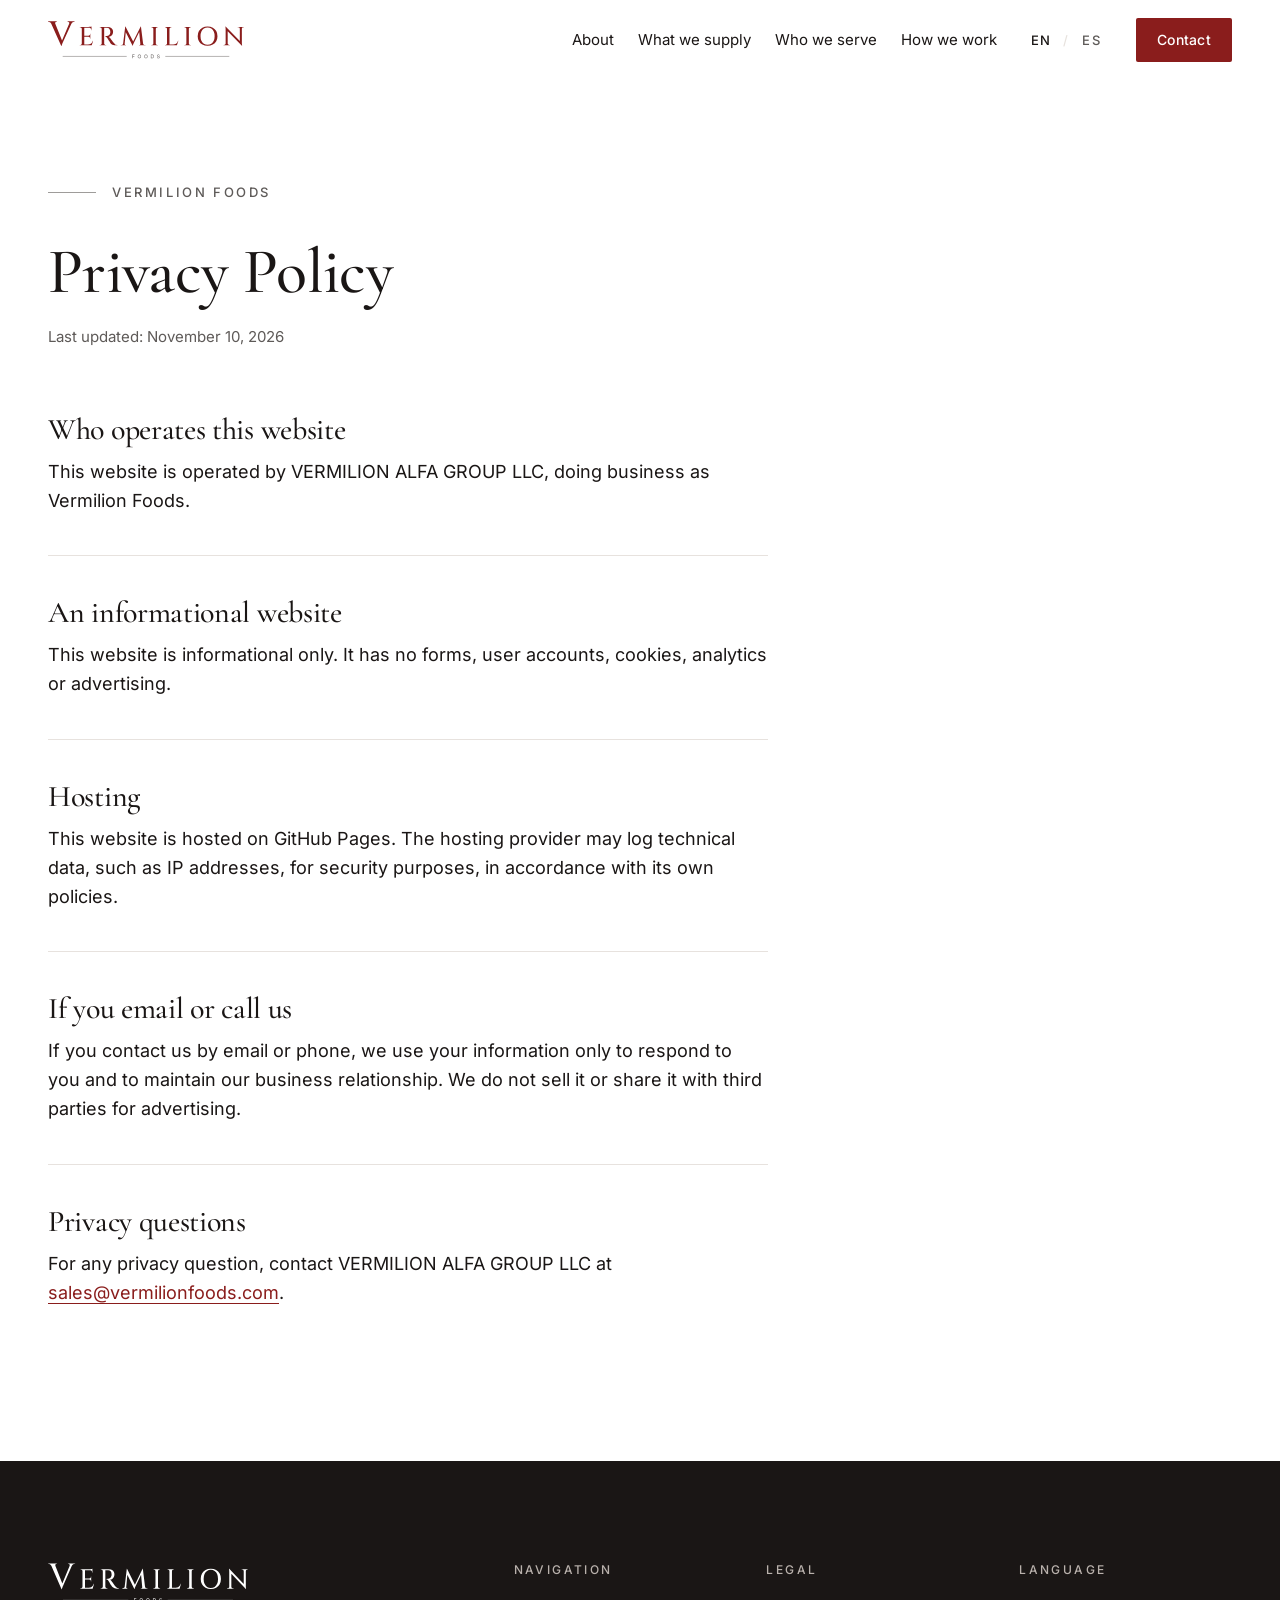
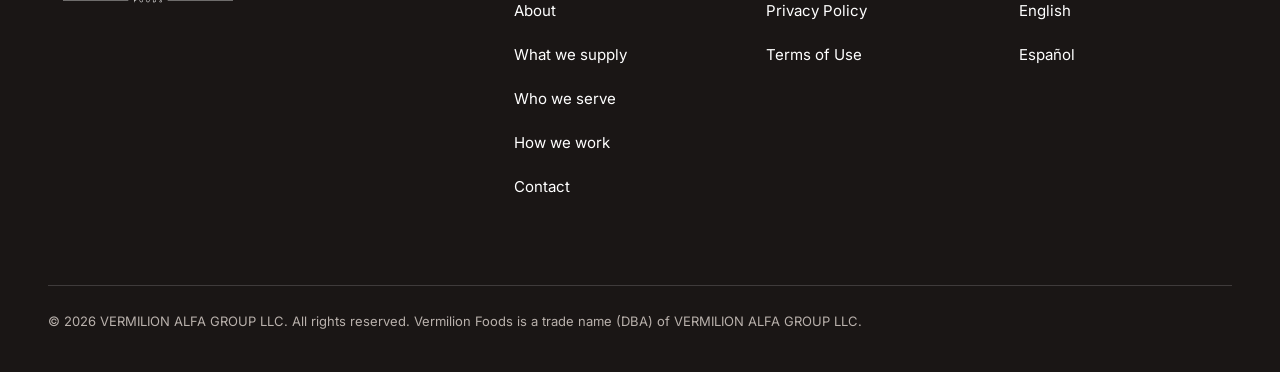
<file: privacy.html>
<!doctype html>
<html lang="en">
<head>
  <meta charset="utf-8">
  <meta name="viewport" content="width=device-width, initial-scale=1">
  <meta http-equiv="Content-Security-Policy" content="default-src 'self'; img-src 'self' data:; style-src 'self'; font-src 'self'; script-src 'self'; connect-src 'self'; object-src 'none'; base-uri 'none'; form-action 'none'">
  <meta name="referrer" content="strict-origin-when-cross-origin">
  <title>Privacy Policy — Vermilion Foods</title>
  <meta name="description" content="Privacy Policy of the Vermilion Foods website, operated by VERMILION ALFA GROUP LLC.">
  <link rel="canonical" href="https://vermilionfoods.com/privacy.html">
  <link rel="alternate" hreflang="en" href="https://vermilionfoods.com/privacy.html">
  <link rel="alternate" hreflang="es" href="https://vermilionfoods.com/es/privacidad.html">
  <link rel="alternate" hreflang="x-default" href="https://vermilionfoods.com/privacy.html">
  <meta property="og:type" content="website">
  <meta property="og:site_name" content="Vermilion Foods">
  <meta property="og:title" content="Privacy Policy — Vermilion Foods">
  <meta property="og:description" content="Privacy Policy of the Vermilion Foods website, operated by VERMILION ALFA GROUP LLC.">
  <meta property="og:url" content="https://vermilionfoods.com/privacy.html">
  <meta property="og:image" content="https://vermilionfoods.com/assets/img/og-image.png">
  <meta property="og:image:width" content="1200">
  <meta property="og:image:height" content="630">
  <meta property="og:image:alt" content="Vermilion Foods">
  <meta property="og:locale" content="en_US">
  <meta property="og:locale:alternate" content="es_LA">
  <meta name="twitter:card" content="summary_large_image">
  <meta name="theme-color" content="#FFFFFF">
  <link rel="icon" href="assets/img/favicon.svg" type="image/svg+xml">
  <link rel="apple-touch-icon" href="assets/img/apple-touch-icon.png">
  <link rel="preload" href="assets/fonts/cormorant-garamond-latin-500-normal.woff2" as="font" type="font/woff2" crossorigin>
  <link rel="stylesheet" href="assets/css/styles.css">
  <script src="assets/js/main.js"></script>
</head>
<body>
  <a class="skip-link" href="#main">Skip to content</a>
  <header class="site-header">
    <div class="wrap header-inner">
      <a class="brand" href="index.html"><img src="assets/img/logo-vermilion-foods.svg" width="196" height="38" alt="Vermilion Foods"></a>
      <button class="menu-toggle" type="button" aria-expanded="false" aria-controls="site-menu"><span>Menu</span><span class="menu-icon" aria-hidden="true"></span></button>
      <div class="site-menu" id="site-menu">
        <nav aria-label="Main">
          <ul class="nav-list">
            <li><a href="index.html#about">About</a></li>
            <li><a href="index.html#products">What we supply</a></li>
            <li><a href="index.html#customers">Who we serve</a></li>
            <li><a href="index.html#process">How we work</a></li>
          </ul>
        </nav>
        <div class="lang" role="group" aria-label="Language"><span aria-current="true" lang="en"><span aria-hidden="true">EN</span><span class="visually-hidden">English</span></span><span class="sep" aria-hidden="true">/</span><a href="es/privacidad.html" hreflang="es" lang="es"><span aria-hidden="true">ES</span><span class="visually-hidden">Español</span></a></div>
        <a class="btn btn-primary btn-sm" href="index.html#contact">Contact</a>
      </div>
    </div>
  </header>
  <main id="main">
    <article class="legal-page">
      <div class="wrap">
        <p class="eyebrow">Vermilion Foods</p>
        <h1>Privacy Policy</h1>
        <p class="legal-meta">Last updated: <time datetime="2026-11-10">November 10, 2026</time></p>
        <div class="legal-body">
          <section>
            <h2>Who operates this website</h2>
            <p>This website is operated by VERMILION ALFA GROUP LLC, doing business as Vermilion Foods.</p>
          </section>
          <section>
            <h2>An informational website</h2>
            <p>This website is informational only. It has no forms, user accounts, cookies, analytics or advertising.</p>
          </section>
          <section>
            <h2>Hosting</h2>
            <p>This website is hosted on GitHub Pages. The hosting provider may log technical data, such as IP addresses, for security purposes, in accordance with its own policies.</p>
          </section>
          <section>
            <h2>If you email or call us</h2>
            <p>If you contact us by email or phone, we use your information only to respond to you and to maintain our business relationship. We do not sell it or share it with third parties for advertising.</p>
          </section>
          <section>
            <h2>Privacy questions</h2>
            <p>For any privacy question, contact VERMILION ALFA GROUP LLC at <a href="mailto:sales@vermilionfoods.com">sales@vermilionfoods.com</a>.<!-- data:EMAIL privacy contact --></p>
          </section>
        </div>
      </div>
    </article>
  </main>
  <footer class="site-footer">
    <div class="wrap">
      <div class="footer-grid">
        <div>
          <img class="footer-logo" src="assets/img/logo-vermilion-foods-white.svg" width="200" height="39" alt="Vermilion Foods">
        </div>
        <nav class="footer-col" aria-label="Navigation">
          <h2>Navigation</h2>
          <ul>
            <li><a href="index.html#about">About</a></li>
            <li><a href="index.html#products">What we supply</a></li>
            <li><a href="index.html#customers">Who we serve</a></li>
            <li><a href="index.html#process">How we work</a></li>
            <li><a href="index.html#contact">Contact</a></li>
          </ul>
        </nav>
        <nav class="footer-col" aria-label="Legal">
          <h2>Legal</h2>
          <ul>
            <li><a href="privacy.html">Privacy Policy</a></li>
            <li><a href="terms.html">Terms of Use</a></li>
          </ul>
        </nav>
        <div class="footer-col">
          <h2>Language</h2>
          <ul>
            <li><a href="privacy.html" hreflang="en" lang="en" aria-current="true">English</a></li>
            <li><a href="es/privacidad.html" hreflang="es" lang="es">Español</a></li>
          </ul>
          <!-- data:LINKEDIN_URL footer link -->
        </div>
      </div>
      <p class="footer-legal">© <span data-year>2026</span> VERMILION ALFA GROUP LLC. All rights reserved. Vermilion Foods is a trade name (DBA) of VERMILION ALFA GROUP LLC.</p>
    </div>
  </footer>
</body>
</html>
</file>
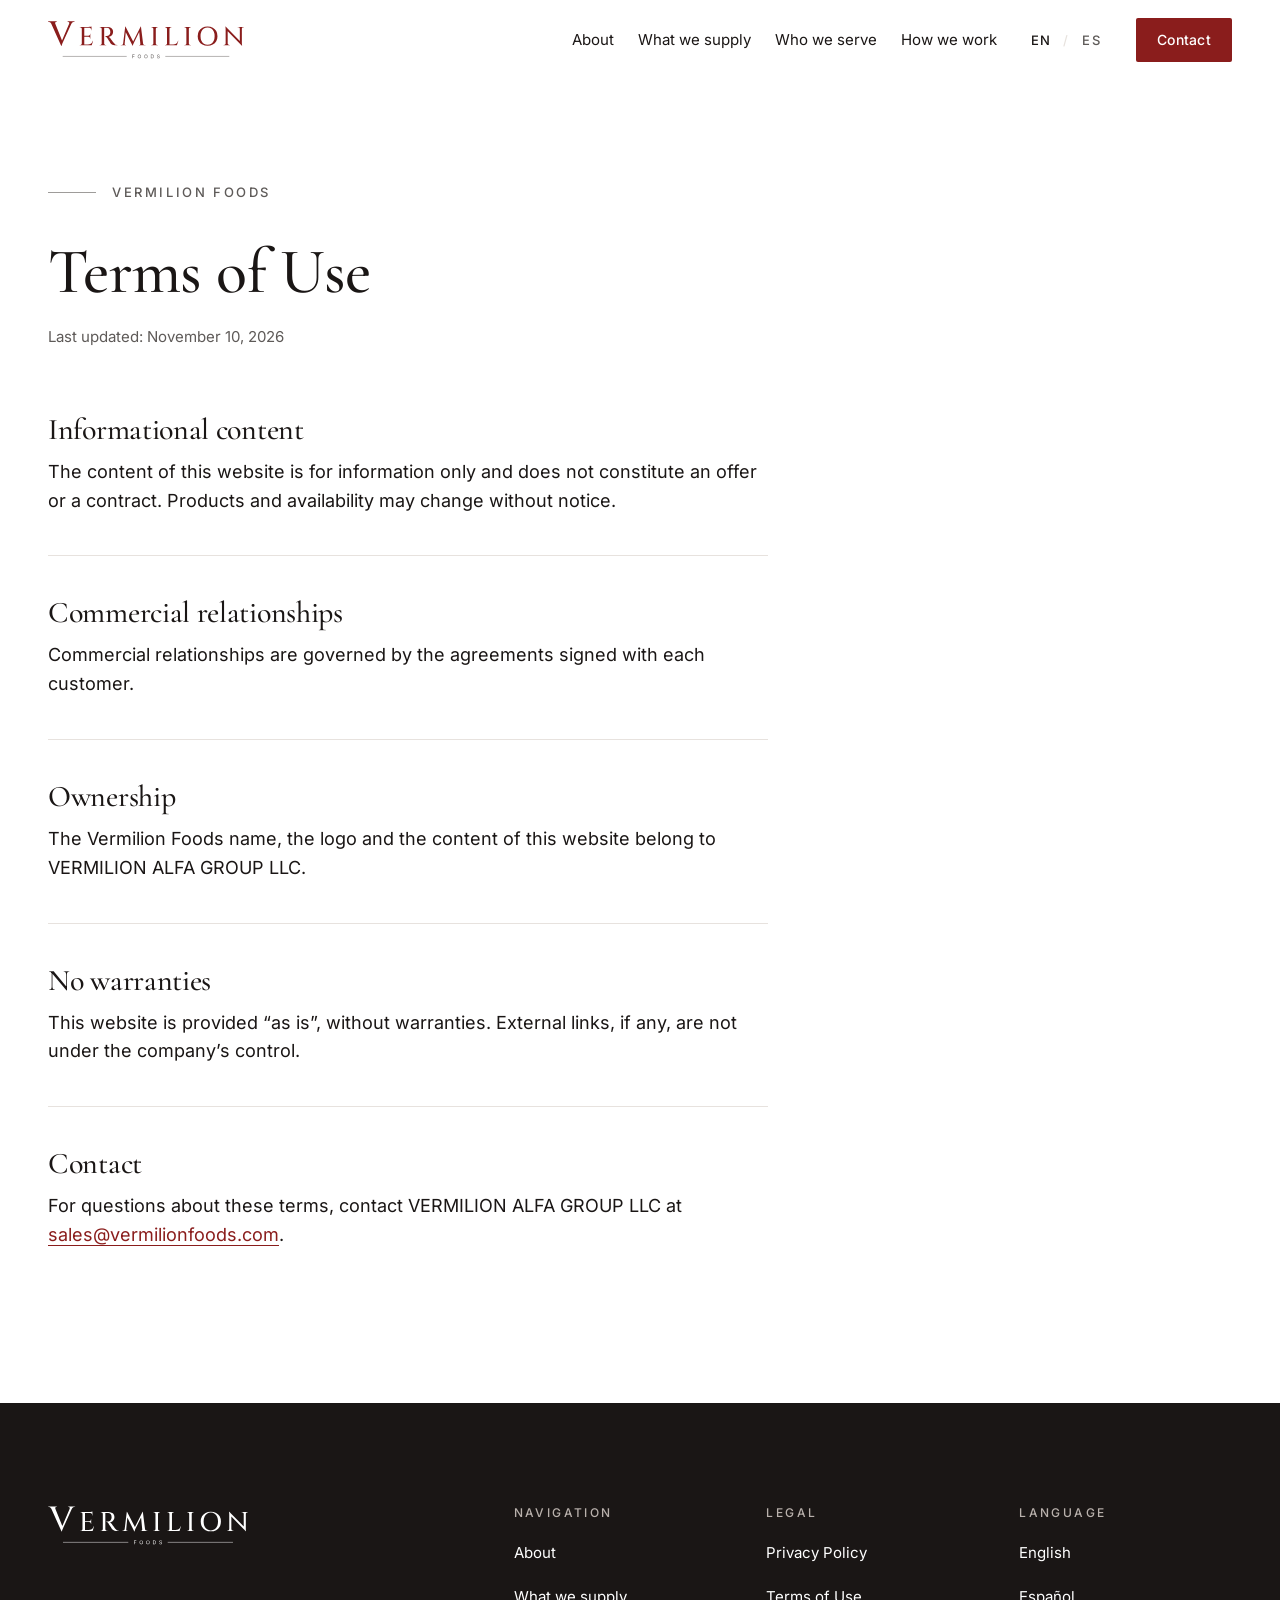
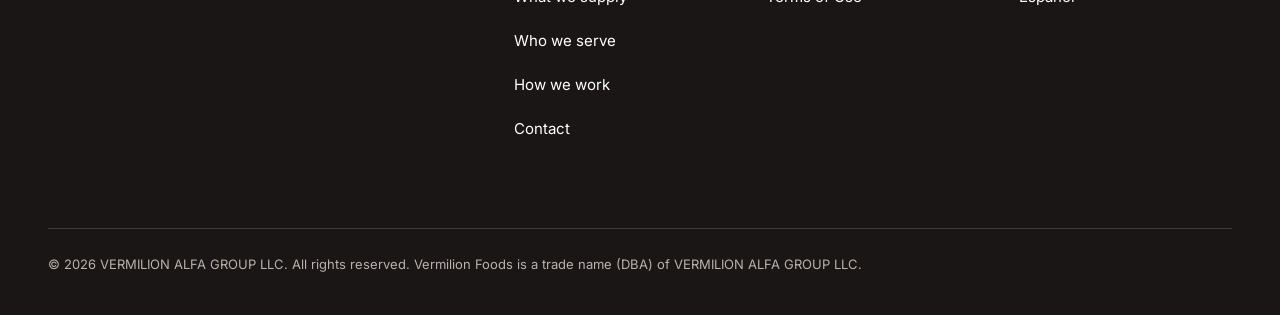
<file: terms.html>
<!doctype html>
<html lang="en">
<head>
  <meta charset="utf-8">
  <meta name="viewport" content="width=device-width, initial-scale=1">
  <meta http-equiv="Content-Security-Policy" content="default-src 'self'; img-src 'self' data:; style-src 'self'; font-src 'self'; script-src 'self'; connect-src 'self'; object-src 'none'; base-uri 'none'; form-action 'none'">
  <meta name="referrer" content="strict-origin-when-cross-origin">
  <title>Terms of Use — Vermilion Foods</title>
  <meta name="description" content="Terms of Use of the Vermilion Foods website, operated by VERMILION ALFA GROUP LLC.">
  <link rel="canonical" href="https://vermilionfoods.com/terms.html">
  <link rel="alternate" hreflang="en" href="https://vermilionfoods.com/terms.html">
  <link rel="alternate" hreflang="es" href="https://vermilionfoods.com/es/terminos.html">
  <link rel="alternate" hreflang="x-default" href="https://vermilionfoods.com/terms.html">
  <meta property="og:type" content="website">
  <meta property="og:site_name" content="Vermilion Foods">
  <meta property="og:title" content="Terms of Use — Vermilion Foods">
  <meta property="og:description" content="Terms of Use of the Vermilion Foods website, operated by VERMILION ALFA GROUP LLC.">
  <meta property="og:url" content="https://vermilionfoods.com/terms.html">
  <meta property="og:image" content="https://vermilionfoods.com/assets/img/og-image.png">
  <meta property="og:image:width" content="1200">
  <meta property="og:image:height" content="630">
  <meta property="og:image:alt" content="Vermilion Foods">
  <meta property="og:locale" content="en_US">
  <meta property="og:locale:alternate" content="es_LA">
  <meta name="twitter:card" content="summary_large_image">
  <meta name="theme-color" content="#FFFFFF">
  <link rel="icon" href="assets/img/favicon.svg" type="image/svg+xml">
  <link rel="apple-touch-icon" href="assets/img/apple-touch-icon.png">
  <link rel="preload" href="assets/fonts/cormorant-garamond-latin-500-normal.woff2" as="font" type="font/woff2" crossorigin>
  <link rel="stylesheet" href="assets/css/styles.css">
  <script src="assets/js/main.js"></script>
</head>
<body>
  <a class="skip-link" href="#main">Skip to content</a>
  <header class="site-header">
    <div class="wrap header-inner">
      <a class="brand" href="index.html"><img src="assets/img/logo-vermilion-foods.svg" width="196" height="38" alt="Vermilion Foods"></a>
      <button class="menu-toggle" type="button" aria-expanded="false" aria-controls="site-menu"><span>Menu</span><span class="menu-icon" aria-hidden="true"></span></button>
      <div class="site-menu" id="site-menu">
        <nav aria-label="Main">
          <ul class="nav-list">
            <li><a href="index.html#about">About</a></li>
            <li><a href="index.html#products">What we supply</a></li>
            <li><a href="index.html#customers">Who we serve</a></li>
            <li><a href="index.html#process">How we work</a></li>
          </ul>
        </nav>
        <div class="lang" role="group" aria-label="Language"><span aria-current="true" lang="en"><span aria-hidden="true">EN</span><span class="visually-hidden">English</span></span><span class="sep" aria-hidden="true">/</span><a href="es/terminos.html" hreflang="es" lang="es"><span aria-hidden="true">ES</span><span class="visually-hidden">Español</span></a></div>
        <a class="btn btn-primary btn-sm" href="index.html#contact">Contact</a>
      </div>
    </div>
  </header>
  <main id="main">
    <article class="legal-page">
      <div class="wrap">
        <p class="eyebrow">Vermilion Foods</p>
        <h1>Terms of Use</h1>
        <p class="legal-meta">Last updated: <time datetime="2026-11-10">November 10, 2026</time></p>
        <div class="legal-body">
          <section>
            <h2>Informational content</h2>
            <p>The content of this website is for information only and does not constitute an offer or a contract. Products and availability may change without notice.</p>
          </section>
          <section>
            <h2>Commercial relationships</h2>
            <p>Commercial relationships are governed by the agreements signed with each customer.</p>
          </section>
          <section>
            <h2>Ownership</h2>
            <p>The Vermilion Foods name, the logo and the content of this website belong to VERMILION ALFA GROUP LLC.</p>
          </section>
          <section>
            <h2>No warranties</h2>
            <p>This website is provided “as is”, without warranties. External links, if any, are not under the company’s control.</p>
          </section>
          <section>
            <h2>Contact</h2>
            <p>For questions about these terms, contact VERMILION ALFA GROUP LLC at <a href="mailto:sales@vermilionfoods.com">sales@vermilionfoods.com</a>.<!-- data:EMAIL terms contact --></p>
          </section>
        </div>
      </div>
    </article>
  </main>
  <footer class="site-footer">
    <div class="wrap">
      <div class="footer-grid">
        <div>
          <img class="footer-logo" src="assets/img/logo-vermilion-foods-white.svg" width="200" height="39" alt="Vermilion Foods">
        </div>
        <nav class="footer-col" aria-label="Navigation">
          <h2>Navigation</h2>
          <ul>
            <li><a href="index.html#about">About</a></li>
            <li><a href="index.html#products">What we supply</a></li>
            <li><a href="index.html#customers">Who we serve</a></li>
            <li><a href="index.html#process">How we work</a></li>
            <li><a href="index.html#contact">Contact</a></li>
          </ul>
        </nav>
        <nav class="footer-col" aria-label="Legal">
          <h2>Legal</h2>
          <ul>
            <li><a href="privacy.html">Privacy Policy</a></li>
            <li><a href="terms.html">Terms of Use</a></li>
          </ul>
        </nav>
        <div class="footer-col">
          <h2>Language</h2>
          <ul>
            <li><a href="terms.html" hreflang="en" lang="en" aria-current="true">English</a></li>
            <li><a href="es/terminos.html" hreflang="es" lang="es">Español</a></li>
          </ul>
          <!-- data:LINKEDIN_URL footer link -->
        </div>
      </div>
      <p class="footer-legal">© <span data-year>2026</span> VERMILION ALFA GROUP LLC. All rights reserved. Vermilion Foods is a trade name (DBA) of VERMILION ALFA GROUP LLC.</p>
    </div>
  </footer>
</body>
</html>
</file>
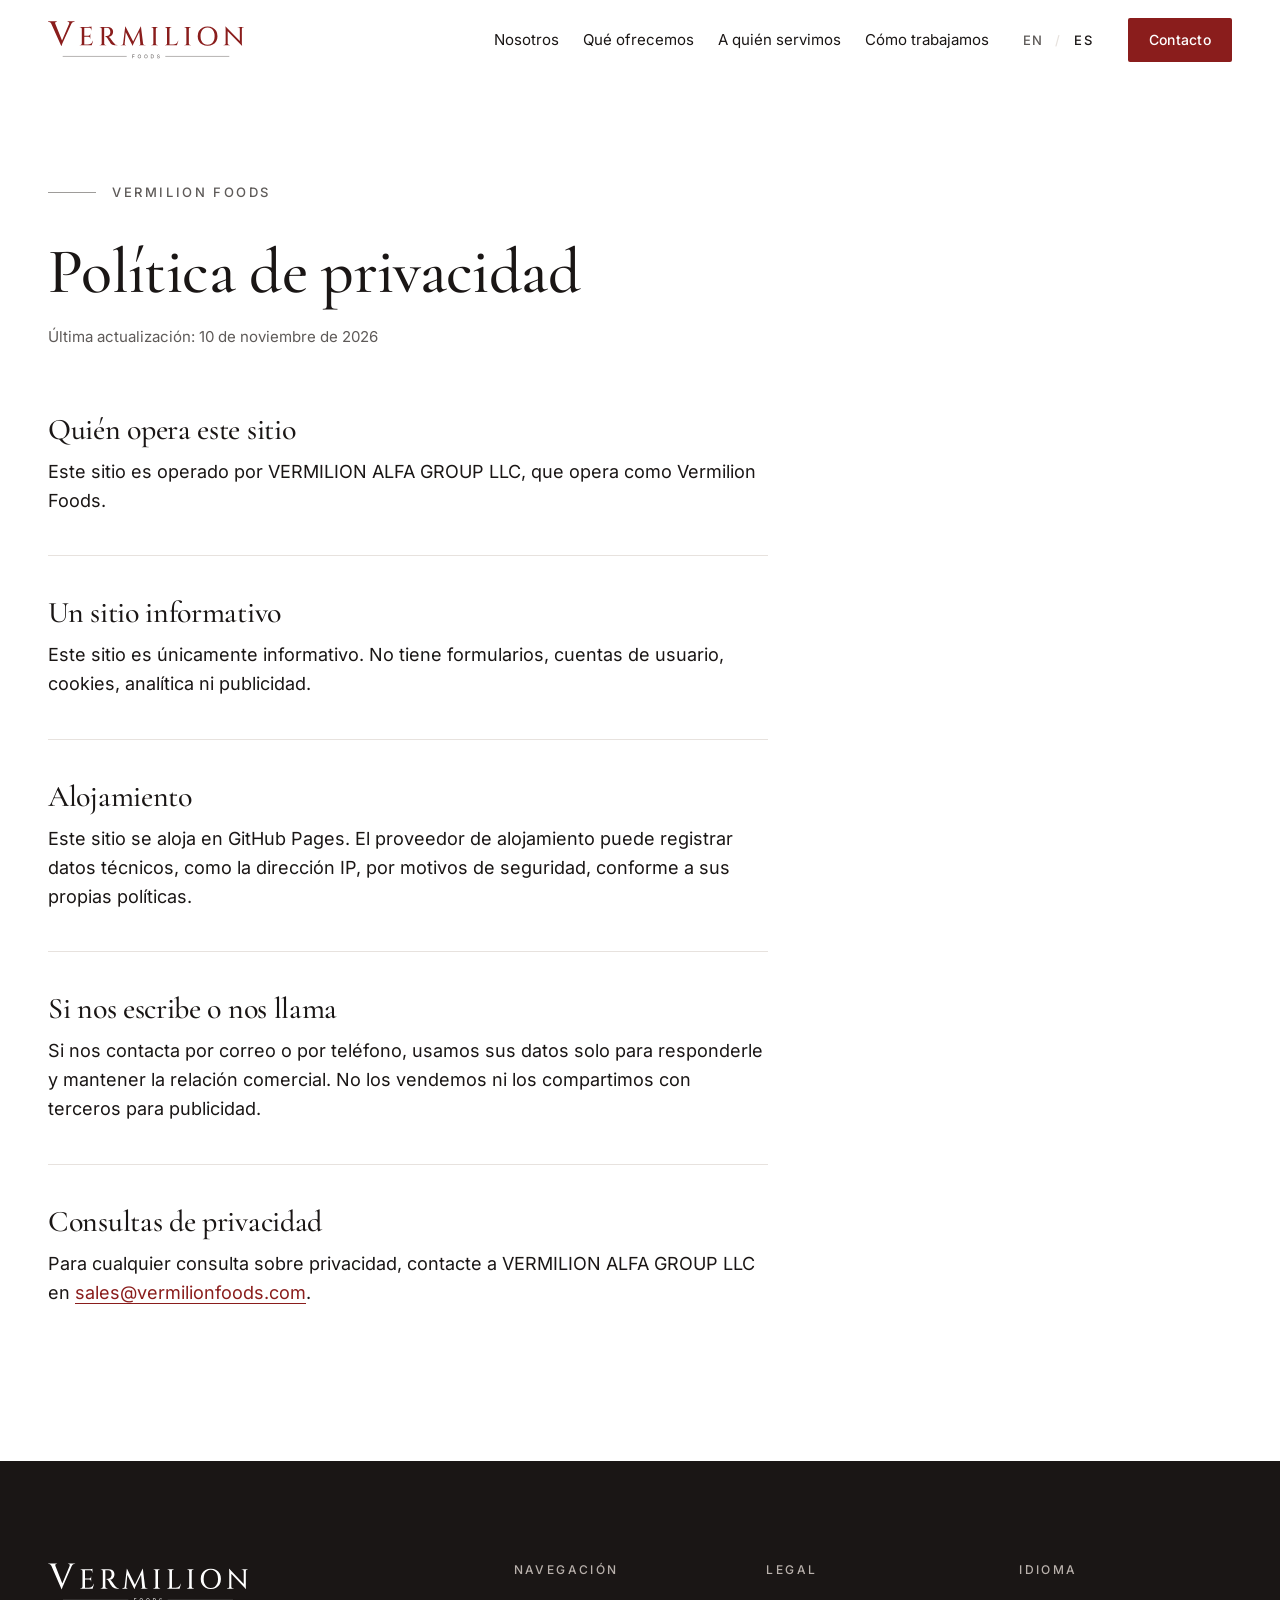
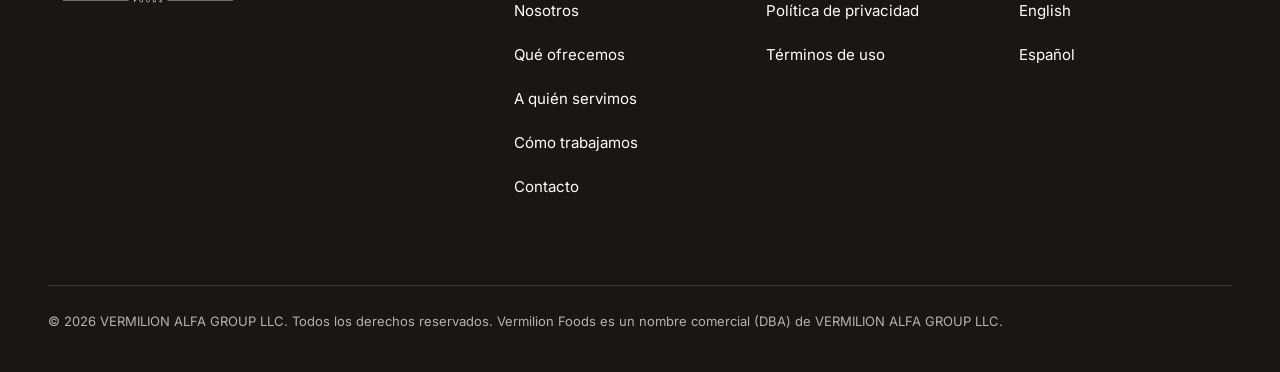
<file: es/privacidad.html>
<!doctype html>
<html lang="es">
<head>
  <meta charset="utf-8">
  <meta name="viewport" content="width=device-width, initial-scale=1">
  <meta http-equiv="Content-Security-Policy" content="default-src 'self'; img-src 'self' data:; style-src 'self'; font-src 'self'; script-src 'self'; connect-src 'self'; object-src 'none'; base-uri 'none'; form-action 'none'">
  <meta name="referrer" content="strict-origin-when-cross-origin">
  <title>Política de privacidad — Vermilion Foods</title>
  <meta name="description" content="Política de privacidad del sitio de Vermilion Foods, operado por VERMILION ALFA GROUP LLC.">
  <link rel="canonical" href="https://vermilionfoods.com/es/privacidad.html">
  <link rel="alternate" hreflang="en" href="https://vermilionfoods.com/privacy.html">
  <link rel="alternate" hreflang="es" href="https://vermilionfoods.com/es/privacidad.html">
  <link rel="alternate" hreflang="x-default" href="https://vermilionfoods.com/privacy.html">
  <meta property="og:type" content="website">
  <meta property="og:site_name" content="Vermilion Foods">
  <meta property="og:title" content="Política de privacidad — Vermilion Foods">
  <meta property="og:description" content="Política de privacidad del sitio de Vermilion Foods, operado por VERMILION ALFA GROUP LLC.">
  <meta property="og:url" content="https://vermilionfoods.com/es/privacidad.html">
  <meta property="og:image" content="https://vermilionfoods.com/assets/img/og-image.png">
  <meta property="og:image:width" content="1200">
  <meta property="og:image:height" content="630">
  <meta property="og:image:alt" content="Vermilion Foods">
  <meta property="og:locale" content="es_LA">
  <meta property="og:locale:alternate" content="en_US">
  <meta name="twitter:card" content="summary_large_image">
  <meta name="theme-color" content="#FFFFFF">
  <link rel="icon" href="../assets/img/favicon.svg" type="image/svg+xml">
  <link rel="apple-touch-icon" href="../assets/img/apple-touch-icon.png">
  <link rel="preload" href="../assets/fonts/cormorant-garamond-latin-500-normal.woff2" as="font" type="font/woff2" crossorigin>
  <link rel="stylesheet" href="../assets/css/styles.css">
  <script src="../assets/js/main.js"></script>
</head>
<body>
  <a class="skip-link" href="#main">Saltar al contenido</a>
  <header class="site-header">
    <div class="wrap header-inner">
      <a class="brand" href="index.html"><img src="../assets/img/logo-vermilion-foods.svg" width="196" height="38" alt="Vermilion Foods"></a>
      <button class="menu-toggle" type="button" aria-expanded="false" aria-controls="site-menu"><span>Menú</span><span class="menu-icon" aria-hidden="true"></span></button>
      <div class="site-menu" id="site-menu">
        <nav aria-label="Principal">
          <ul class="nav-list">
            <li><a href="index.html#about">Nosotros</a></li>
            <li><a href="index.html#products">Qué ofrecemos</a></li>
            <li><a href="index.html#customers">A quién servimos</a></li>
            <li><a href="index.html#process">Cómo trabajamos</a></li>
          </ul>
        </nav>
        <div class="lang" role="group" aria-label="Idioma"><a href="../privacy.html" hreflang="en" lang="en"><span aria-hidden="true">EN</span><span class="visually-hidden">English</span></a><span class="sep" aria-hidden="true">/</span><span aria-current="true" lang="es"><span aria-hidden="true">ES</span><span class="visually-hidden">Español</span></span></div>
        <a class="btn btn-primary btn-sm" href="index.html#contact">Contacto</a>
      </div>
    </div>
  </header>
  <main id="main">
    <article class="legal-page">
      <div class="wrap">
        <p class="eyebrow">Vermilion Foods</p>
        <h1>Política de privacidad</h1>
        <p class="legal-meta">Última actualización: <time datetime="2026-11-10">10 de noviembre de 2026</time></p>
        <div class="legal-body">
          <section>
            <h2>Quién opera este sitio</h2>
            <p>Este sitio es operado por VERMILION ALFA GROUP LLC, que opera como Vermilion Foods.</p>
          </section>
          <section>
            <h2>Un sitio informativo</h2>
            <p>Este sitio es únicamente informativo. No tiene formularios, cuentas de usuario, cookies, analítica ni publicidad.</p>
          </section>
          <section>
            <h2>Alojamiento</h2>
            <p>Este sitio se aloja en GitHub Pages. El proveedor de alojamiento puede registrar datos técnicos, como la dirección IP, por motivos de seguridad, conforme a sus propias políticas.</p>
          </section>
          <section>
            <h2>Si nos escribe o nos llama</h2>
            <p>Si nos contacta por correo o por teléfono, usamos sus datos solo para responderle y mantener la relación comercial. No los vendemos ni los compartimos con terceros para publicidad.</p>
          </section>
          <section>
            <h2>Consultas de privacidad</h2>
            <p>Para cualquier consulta sobre privacidad, contacte a VERMILION ALFA GROUP LLC en <a href="mailto:sales@vermilionfoods.com">sales@vermilionfoods.com</a>.<!-- data:EMAIL privacy contact --></p>
          </section>
        </div>
      </div>
    </article>
  </main>
  <footer class="site-footer">
    <div class="wrap">
      <div class="footer-grid">
        <div>
          <img class="footer-logo" src="../assets/img/logo-vermilion-foods-white.svg" width="200" height="39" alt="Vermilion Foods">
        </div>
        <nav class="footer-col" aria-label="Navegación">
          <h2>Navegación</h2>
          <ul>
            <li><a href="index.html#about">Nosotros</a></li>
            <li><a href="index.html#products">Qué ofrecemos</a></li>
            <li><a href="index.html#customers">A quién servimos</a></li>
            <li><a href="index.html#process">Cómo trabajamos</a></li>
            <li><a href="index.html#contact">Contacto</a></li>
          </ul>
        </nav>
        <nav class="footer-col" aria-label="Legal">
          <h2>Legal</h2>
          <ul>
            <li><a href="privacidad.html">Política de privacidad</a></li>
            <li><a href="terminos.html">Términos de uso</a></li>
          </ul>
        </nav>
        <div class="footer-col">
          <h2>Idioma</h2>
          <ul>
            <li><a href="../privacy.html" hreflang="en" lang="en">English</a></li>
            <li><a href="privacidad.html" hreflang="es" lang="es" aria-current="true">Español</a></li>
          </ul>
          <!-- data:LINKEDIN_URL footer link -->
        </div>
      </div>
      <p class="footer-legal">© <span data-year>2026</span> VERMILION ALFA GROUP LLC. Todos los derechos reservados. Vermilion Foods es un nombre comercial (DBA) de VERMILION ALFA GROUP LLC.</p>
    </div>
  </footer>
</body>
</html>
</file>
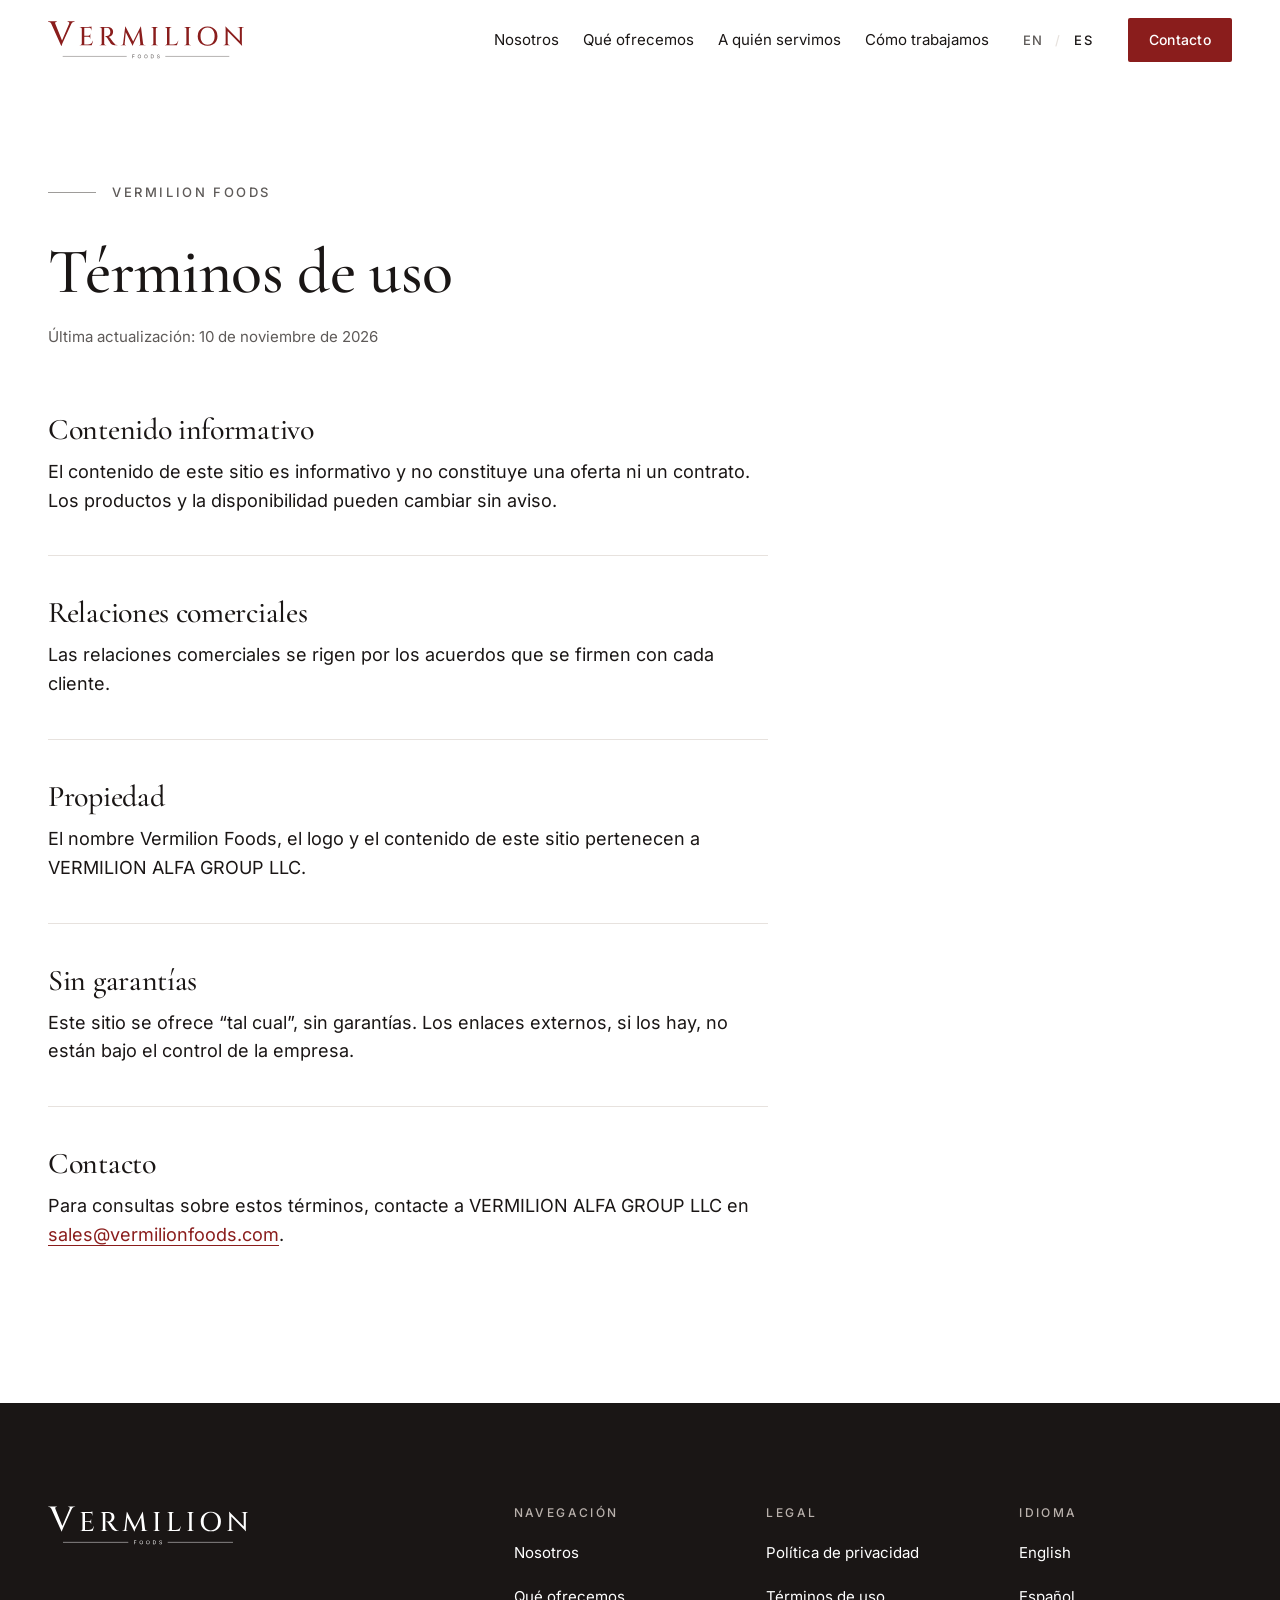
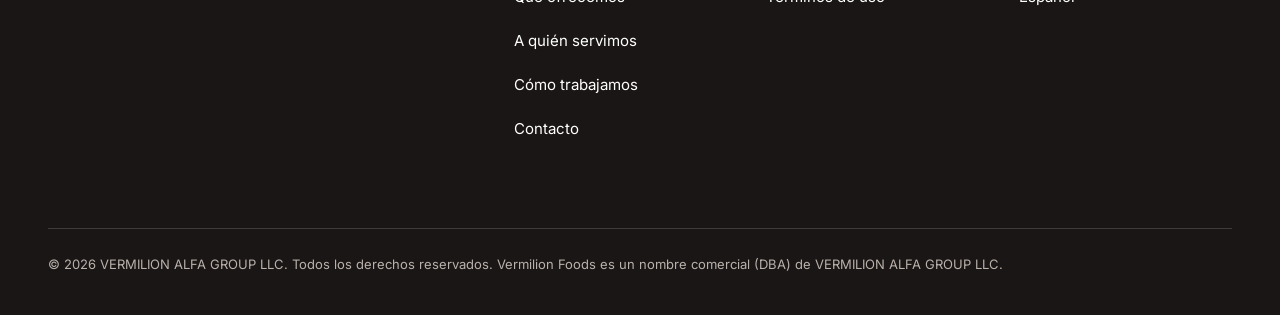
<file: es/terminos.html>
<!doctype html>
<html lang="es">
<head>
  <meta charset="utf-8">
  <meta name="viewport" content="width=device-width, initial-scale=1">
  <meta http-equiv="Content-Security-Policy" content="default-src 'self'; img-src 'self' data:; style-src 'self'; font-src 'self'; script-src 'self'; connect-src 'self'; object-src 'none'; base-uri 'none'; form-action 'none'">
  <meta name="referrer" content="strict-origin-when-cross-origin">
  <title>Términos de uso — Vermilion Foods</title>
  <meta name="description" content="Términos de uso del sitio de Vermilion Foods, operado por VERMILION ALFA GROUP LLC.">
  <link rel="canonical" href="https://vermilionfoods.com/es/terminos.html">
  <link rel="alternate" hreflang="en" href="https://vermilionfoods.com/terms.html">
  <link rel="alternate" hreflang="es" href="https://vermilionfoods.com/es/terminos.html">
  <link rel="alternate" hreflang="x-default" href="https://vermilionfoods.com/terms.html">
  <meta property="og:type" content="website">
  <meta property="og:site_name" content="Vermilion Foods">
  <meta property="og:title" content="Términos de uso — Vermilion Foods">
  <meta property="og:description" content="Términos de uso del sitio de Vermilion Foods, operado por VERMILION ALFA GROUP LLC.">
  <meta property="og:url" content="https://vermilionfoods.com/es/terminos.html">
  <meta property="og:image" content="https://vermilionfoods.com/assets/img/og-image.png">
  <meta property="og:image:width" content="1200">
  <meta property="og:image:height" content="630">
  <meta property="og:image:alt" content="Vermilion Foods">
  <meta property="og:locale" content="es_LA">
  <meta property="og:locale:alternate" content="en_US">
  <meta name="twitter:card" content="summary_large_image">
  <meta name="theme-color" content="#FFFFFF">
  <link rel="icon" href="../assets/img/favicon.svg" type="image/svg+xml">
  <link rel="apple-touch-icon" href="../assets/img/apple-touch-icon.png">
  <link rel="preload" href="../assets/fonts/cormorant-garamond-latin-500-normal.woff2" as="font" type="font/woff2" crossorigin>
  <link rel="stylesheet" href="../assets/css/styles.css">
  <script src="../assets/js/main.js"></script>
</head>
<body>
  <a class="skip-link" href="#main">Saltar al contenido</a>
  <header class="site-header">
    <div class="wrap header-inner">
      <a class="brand" href="index.html"><img src="../assets/img/logo-vermilion-foods.svg" width="196" height="38" alt="Vermilion Foods"></a>
      <button class="menu-toggle" type="button" aria-expanded="false" aria-controls="site-menu"><span>Menú</span><span class="menu-icon" aria-hidden="true"></span></button>
      <div class="site-menu" id="site-menu">
        <nav aria-label="Principal">
          <ul class="nav-list">
            <li><a href="index.html#about">Nosotros</a></li>
            <li><a href="index.html#products">Qué ofrecemos</a></li>
            <li><a href="index.html#customers">A quién servimos</a></li>
            <li><a href="index.html#process">Cómo trabajamos</a></li>
          </ul>
        </nav>
        <div class="lang" role="group" aria-label="Idioma"><a href="../terms.html" hreflang="en" lang="en"><span aria-hidden="true">EN</span><span class="visually-hidden">English</span></a><span class="sep" aria-hidden="true">/</span><span aria-current="true" lang="es"><span aria-hidden="true">ES</span><span class="visually-hidden">Español</span></span></div>
        <a class="btn btn-primary btn-sm" href="index.html#contact">Contacto</a>
      </div>
    </div>
  </header>
  <main id="main">
    <article class="legal-page">
      <div class="wrap">
        <p class="eyebrow">Vermilion Foods</p>
        <h1>Términos de uso</h1>
        <p class="legal-meta">Última actualización: <time datetime="2026-11-10">10 de noviembre de 2026</time></p>
        <div class="legal-body">
          <section>
            <h2>Contenido informativo</h2>
            <p>El contenido de este sitio es informativo y no constituye una oferta ni un contrato. Los productos y la disponibilidad pueden cambiar sin aviso.</p>
          </section>
          <section>
            <h2>Relaciones comerciales</h2>
            <p>Las relaciones comerciales se rigen por los acuerdos que se firmen con cada cliente.</p>
          </section>
          <section>
            <h2>Propiedad</h2>
            <p>El nombre Vermilion Foods, el logo y el contenido de este sitio pertenecen a VERMILION ALFA GROUP LLC.</p>
          </section>
          <section>
            <h2>Sin garantías</h2>
            <p>Este sitio se ofrece “tal cual”, sin garantías. Los enlaces externos, si los hay, no están bajo el control de la empresa.</p>
          </section>
          <section>
            <h2>Contacto</h2>
            <p>Para consultas sobre estos términos, contacte a VERMILION ALFA GROUP LLC en <a href="mailto:sales@vermilionfoods.com">sales@vermilionfoods.com</a>.<!-- data:EMAIL terms contact --></p>
          </section>
        </div>
      </div>
    </article>
  </main>
  <footer class="site-footer">
    <div class="wrap">
      <div class="footer-grid">
        <div>
          <img class="footer-logo" src="../assets/img/logo-vermilion-foods-white.svg" width="200" height="39" alt="Vermilion Foods">
        </div>
        <nav class="footer-col" aria-label="Navegación">
          <h2>Navegación</h2>
          <ul>
            <li><a href="index.html#about">Nosotros</a></li>
            <li><a href="index.html#products">Qué ofrecemos</a></li>
            <li><a href="index.html#customers">A quién servimos</a></li>
            <li><a href="index.html#process">Cómo trabajamos</a></li>
            <li><a href="index.html#contact">Contacto</a></li>
          </ul>
        </nav>
        <nav class="footer-col" aria-label="Legal">
          <h2>Legal</h2>
          <ul>
            <li><a href="privacidad.html">Política de privacidad</a></li>
            <li><a href="terminos.html">Términos de uso</a></li>
          </ul>
        </nav>
        <div class="footer-col">
          <h2>Idioma</h2>
          <ul>
            <li><a href="../terms.html" hreflang="en" lang="en">English</a></li>
            <li><a href="terminos.html" hreflang="es" lang="es" aria-current="true">Español</a></li>
          </ul>
          <!-- data:LINKEDIN_URL footer link -->
        </div>
      </div>
      <p class="footer-legal">© <span data-year>2026</span> VERMILION ALFA GROUP LLC. Todos los derechos reservados. Vermilion Foods es un nombre comercial (DBA) de VERMILION ALFA GROUP LLC.</p>
    </div>
  </footer>
</body>
</html>
</file>
<file: assets/css/styles.css>
/* Vermilion Foods — styles.css
   Single stylesheet. Mobile-first. No external requests. */

@font-face {
  font-family: "Cormorant Garamond";
  font-style: normal;
  font-weight: 500;
  font-display: swap;
  src: url("../fonts/cormorant-garamond-latin-500-normal.woff2") format("woff2");
}
@font-face {
  font-family: "Cormorant Garamond";
  font-style: normal;
  font-weight: 600;
  font-display: swap;
  src: url("../fonts/cormorant-garamond-latin-600-normal.woff2") format("woff2");
}
@font-face {
  font-family: "Inter";
  font-style: normal;
  font-weight: 400;
  font-display: swap;
  src: url("../fonts/inter-latin-400-normal.woff2") format("woff2");
}
@font-face {
  font-family: "Inter";
  font-style: normal;
  font-weight: 500;
  font-display: swap;
  src: url("../fonts/inter-latin-500-normal.woff2") format("woff2");
}

:root {
  --vermilion: #8A1D1C;
  --vermilion-dark: #6E1615;
  --vermilion-bright: #D23A2E;
  --vermilion-tint: #F6ECEA;
  --ink: #1A1615;
  --gray: #5E5A58;
  --line: #E7E2DE;
  --paper: #FFFFFF;
  --paper-warm: #FAF7F5;

  --serif: "Cormorant Garamond", Georgia, "Times New Roman", serif;
  --sans: "Inter", system-ui, -apple-system, "Segoe UI", Roboto, sans-serif;

  --gutter: 24px;
  --section: clamp(80px, 12vw, 160px);
  --header-h: 72px;
  --measure: 65ch;
}

@media (min-width: 768px) {
  :root { --gutter: 48px; --header-h: 80px; }
}
@media (min-width: 1440px) {
  :root { --gutter: 64px; }
}

*, *::before, *::after { box-sizing: border-box; }

html {
  -webkit-text-size-adjust: 100%;
  text-size-adjust: 100%;
  scroll-behavior: smooth;
  scroll-padding-top: calc(var(--header-h) + 16px);
}

body {
  margin: 0;
  background: var(--paper);
  color: var(--ink);
  font-family: var(--sans);
  font-weight: 400;
  font-size: clamp(1.0625rem, 1rem + 0.25vw, 1.125rem);
  line-height: 1.6;
  -webkit-font-smoothing: antialiased;
  text-rendering: optimizeLegibility;
  overflow-wrap: break-word;
}

img, svg { display: block; max-width: 100%; height: auto; }

h1, h2, h3, p, ul, ol, dl, figure { margin: 0; }
ul[role="list"], .plain-list { list-style: none; padding: 0; }

a { color: var(--vermilion); text-decoration-thickness: 1px; text-underline-offset: 0.2em; }
a:hover { color: var(--vermilion-dark); }

:focus-visible {
  outline: 2px solid var(--vermilion);
  outline-offset: 3px;
  border-radius: 1px;
}

.visually-hidden {
  position: absolute !important;
  width: 1px; height: 1px;
  margin: -1px; padding: 0; border: 0;
  overflow: hidden; clip: rect(0 0 0 0); clip-path: inset(50%);
  white-space: nowrap;
}

.skip-link {
  position: absolute;
  left: var(--gutter);
  top: -100px;
  z-index: 100;
  padding: 12px 18px;
  background: var(--ink);
  color: var(--paper);
  font-size: 0.9375rem;
  font-weight: 500;
  text-decoration: none;
  border-radius: 2px;
}
.skip-link:focus { top: 12px; color: var(--paper); }

.wrap {
  width: 100%;
  max-width: calc(1200px + 2 * var(--gutter));
  margin-inline: auto;
  padding-inline: var(--gutter);
}

/* ---------- Typography ---------- */

.display, h1, h2 {
  font-family: var(--serif);
  font-weight: 500;
  color: var(--ink);
  letter-spacing: -0.01em;
}

h1, .h1 {
  font-size: clamp(2.5rem, 6vw, 5rem);
  line-height: 1.05;
}

h2 {
  font-size: clamp(2rem, 1.4rem + 2.6vw, 3.25rem);
  line-height: 1.1;
}

h3 {
  font-family: var(--serif);
  font-weight: 600;
  font-size: clamp(1.375rem, 1.2rem + 0.6vw, 1.625rem);
  line-height: 1.2;
  color: var(--ink);
}

.lead {
  font-size: clamp(1.125rem, 1.05rem + 0.35vw, 1.3125rem);
  line-height: 1.6;
  color: var(--gray);
  max-width: 58ch;
}

.prose p { max-width: var(--measure); }
.prose p + p { margin-top: 1.25em; }

/* Signature motif from the logo: fine rule + spaced uppercase label */
.eyebrow {
  display: flex;
  align-items: center;
  gap: 16px;
  margin-bottom: clamp(24px, 3vw, 36px);
  font-family: var(--sans);
  font-size: 0.8125rem;
  font-weight: 500;
  line-height: 1.4;
  letter-spacing: 0.2em;
  text-transform: uppercase;
  color: var(--gray);
}
.eyebrow::before {
  content: "";
  flex: 0 0 32px;
  height: 1px;
  background: currentColor;
  opacity: 0.6;
}
@media (min-width: 768px) { .eyebrow::before { flex-basis: 48px; } }
/* Long labels may wrap on small screens: keep the rule on the first line */
.eyebrow:not(.eyebrow--center) { align-items: flex-start; }
.eyebrow:not(.eyebrow--center)::before { margin-top: 0.7em; }
.eyebrow--center { justify-content: center; text-align: center; }
.eyebrow--center::after {
  content: "";
  flex: 0 0 48px;
  height: 1px;
  background: currentColor;
  opacity: 0.6;
}

/* ---------- Buttons ---------- */

.btn {
  display: inline-flex;
  align-items: center;
  justify-content: center;
  min-height: 48px;
  padding: 12px 26px;
  border: 1px solid transparent;
  border-radius: 2px;
  font-family: var(--sans);
  font-size: 0.9375rem;
  font-weight: 500;
  letter-spacing: 0.02em;
  line-height: 1.2;
  text-decoration: none;
  transition: background-color 0.2s ease, color 0.2s ease, border-color 0.2s ease;
}
.btn-primary { background: var(--vermilion); color: var(--paper); }
.btn-primary:hover, .btn-primary:active { background: var(--vermilion-dark); color: var(--paper); }
.btn-sm { min-height: 44px; padding: 10px 20px; font-size: 0.875rem; }
.btn-light { background: var(--paper); color: var(--vermilion); }
.btn-light:hover { background: var(--vermilion-tint); color: var(--vermilion-dark); }

.link-arrow {
  display: inline-flex;
  align-items: center;
  gap: 10px;
  min-height: 48px;
  font-size: 0.9375rem;
  font-weight: 500;
  color: var(--ink);
  text-decoration: none;
}
.link-arrow .arrow { display: inline-block; color: var(--vermilion); transition: transform 0.2s ease; }
.link-arrow:hover { color: var(--vermilion); }
.link-arrow:hover .arrow, .link-arrow:focus-visible .arrow { transform: translateX(4px); }

/* ---------- Header ---------- */

.site-header {
  position: sticky;
  top: 0;
  z-index: 50;
  background: rgba(255, 255, 255, 0.92);
  -webkit-backdrop-filter: saturate(160%) blur(12px);
  backdrop-filter: saturate(160%) blur(12px);
  border-bottom: 1px solid transparent;
  transition: border-color 0.25s ease;
}
.site-header.is-scrolled, html:not(.js) .site-header { border-bottom-color: var(--line); }

.header-inner {
  display: flex;
  align-items: center;
  justify-content: space-between;
  gap: 16px;
  min-height: var(--header-h);
}

.brand {
  display: inline-flex;
  align-items: center;
  flex: 0 0 auto;
  min-height: 44px;
  padding: 4px 0;
}
.brand img { width: 160px; height: auto; }
@media (min-width: 768px) { .brand img { width: 196px; } }

.menu-toggle {
  display: none;
  align-items: center;
  gap: 10px;
  min-height: 44px;
  min-width: 44px;
  padding: 0 4px 0 12px;
  border: 0;
  background: transparent;
  color: var(--ink);
  font: 500 0.875rem/1 var(--sans);
  letter-spacing: 0.08em;
  text-transform: uppercase;
  cursor: pointer;
}
.menu-icon, .menu-icon::before, .menu-icon::after {
  display: block;
  width: 22px;
  height: 1.5px;
  background: currentColor;
  transition: transform 0.2s ease, opacity 0.2s ease;
}
.menu-icon { position: relative; }
.menu-icon::before, .menu-icon::after { content: ""; position: absolute; left: 0; }
.menu-icon::before { top: -7px; }
.menu-icon::after { top: 7px; }
.menu-toggle[aria-expanded="true"] .menu-icon { background: transparent; }
.menu-toggle[aria-expanded="true"] .menu-icon::before { transform: translateY(7px) rotate(45deg); }
.menu-toggle[aria-expanded="true"] .menu-icon::after { transform: translateY(-7px) rotate(-45deg); }

.site-menu { display: flex; align-items: center; gap: 28px; }

.nav-list {
  display: flex;
  align-items: center;
  gap: 4px 24px;
  margin: 0;
  padding: 0;
  list-style: none;
}
.nav-list a, .lang a, .lang span[aria-current] {
  display: inline-flex;
  align-items: center;
  min-height: 44px;
  color: var(--ink);
  font-size: 0.9375rem;
  text-decoration: none;
}
.nav-list a:hover { color: var(--vermilion); }

.lang {
  display: flex;
  align-items: center;
  gap: 6px;
  font-size: 0.8125rem;
  font-weight: 500;
  letter-spacing: 0.12em;
  color: var(--gray);
}
.lang a, .lang span[aria-current] { min-width: 32px; justify-content: center; font-size: 0.8125rem; }
.lang a { color: var(--gray); }
.lang a:hover { color: var(--vermilion); }
.lang [aria-current] { color: var(--ink); text-decoration: underline; text-decoration-color: var(--vermilion); text-underline-offset: 0.45em; }
.lang .sep { color: var(--line); }

/* Compact header: below 1120px the menu collapses */
@media (max-width: 1119.98px) {
  /* Without JS: the full menu is shown, wrapped beneath the logo, header not sticky */
  html:not(.js) .site-header { position: relative; }
  html:not(.js) .header-inner { flex-wrap: wrap; padding-block: 8px; }
  html:not(.js) .site-menu { flex-wrap: wrap; width: 100%; gap: 0 24px; padding-bottom: 8px; }
  html:not(.js) .nav-list { flex-wrap: wrap; width: 100%; }

  .js .menu-toggle { display: inline-flex; }
  .js .site-menu {
    position: absolute;
    left: 0;
    right: 0;
    top: 100%;
    display: none;
    flex-direction: column;
    align-items: stretch;
    gap: 0;
    padding: 8px var(--gutter) 28px;
    background: var(--paper);
    border-bottom: 1px solid var(--line);
    max-height: calc(100vh - var(--header-h));
    overflow-y: auto;
  }
  .js .site-menu.is-open { display: flex; }
  .js .site-menu .nav-list { flex-direction: column; align-items: stretch; gap: 0; }
  .js .site-menu .nav-list a {
    width: 100%;
    min-height: 56px;
    border-bottom: 1px solid var(--line);
    font-family: var(--serif);
    font-size: 1.5rem;
    font-weight: 500;
  }
  .js .site-menu .lang { padding: 16px 0; }
  .js .site-menu .btn { align-self: flex-start; }
}

/* ---------- Sections ---------- */

.section { padding-block: var(--section); }
.section--warm { background: var(--paper-warm); }
.section-head { max-width: 820px; margin-bottom: clamp(48px, 6vw, 80px); }

/* ---------- Composition: photographic plates + paper leaves ----------
   .stage is a 12-column grid with two bleed tracks, so a plate can start on a column line and run
   to the viewport edge. Lines: 1 full-start | 2 = col 1 … 13 = col 12 | 14 content-end | 15 full-end.
   Text always sits on a plain paper leaf that overlaps the plate edge; never on the photograph. */
.stage {
  display: grid;
  grid-template-columns: [full-start] minmax(var(--gutter), 1fr) [content-start] repeat(12, minmax(0, 100px)) [content-end] minmax(var(--gutter), 1fr) [full-end];
}
.stage > * { grid-column: content-start / content-end; min-width: 0; }
.plate { position: relative; overflow: hidden; background: var(--vermilion-tint); }
.plate picture, .plate img { position: absolute; inset: 0; width: 100%; height: 100%; }
.plate img { object-fit: cover; object-position: 50% 50%; }
.leaf { position: relative; z-index: 1; background: var(--paper); }

/* Hero — mobile: full-bleed 4:3 plate on top, the headline leaf rises over its lower edge,
   leaving a strip of photograph to the right. */
.hero { padding-bottom: var(--section); }
.plate--hero { grid-column: full-start / full-end; grid-row: 1; aspect-ratio: 4 / 3; }
.hero-leaf {
  grid-column: full-start / content-end;
  grid-row: 2;
  margin-top: -48px;
  padding: 28px 16px 0 var(--gutter);
}
.hero h1 { max-width: 18ch; }
.hero .lead { margin-top: clamp(20px, 3vw, 36px); }
.hero-actions { display: flex; flex-wrap: wrap; align-items: center; gap: 8px 32px; margin-top: clamp(28px, 4vw, 48px); }
.hero .eyebrow { margin-bottom: clamp(18px, 3vw, 36px); }

/* Hero — from 768px: plate from column 7 to the right edge, full hero height (it meets the header
   and the About section). The leaf spans columns 1–7 and overlaps the plate's first column. */
@media (min-width: 768px) {
  .hero { padding-bottom: 0; }
  .hero-stage { min-height: clamp(560px, calc(100svh - var(--header-h)), 860px); }
  .plate--hero { grid-column: 8 / full-end; grid-row: 1; aspect-ratio: auto; }
  .hero-leaf {
    grid-column: content-start / 9;
    grid-row: 1;
    align-self: center;
    margin: 64px 0; /* the row (and so the plate) grows if needed: photo always shows >= 64px above/below */
    padding: clamp(32px, 3.5vw, 48px) clamp(32px, 4vw, 56px) clamp(32px, 3.5vw, 48px) 0;
  }
}
/* Keep the leaf clearly shorter than the plate in both languages (ES headline runs to 4 lines),
   so the photograph shows above and below the overlap instead of thin slivers. */
@media (min-width: 1024px) {
  .hero h1 { font-size: clamp(3rem, 4.7vw, 4.25rem); }
}
/* 768–1023: plate image centred on the middle column of bowls */
@media (min-width: 768px) and (max-width: 1023.98px) {
  .hero-leaf { grid-column: content-start / 10; }
  .plate--hero { grid-column: 9 / full-end; }
  .hero h1 { font-size: clamp(2.5rem, 5.6vw, 3.25rem); }
}

/* About — mobile: heading, full-bleed plate, then a white leaf that rises 64px over the plate
   from the right (plate peeks on the left). */
.about-head { grid-row: 1; margin-bottom: clamp(32px, 5vw, 48px); }
.about-head .eyebrow { margin-bottom: clamp(20px, 3vw, 32px); }
.plate--about { grid-column: full-start / full-end; grid-row: 2; aspect-ratio: 4 / 3; }
.about-leaf {
  grid-column: content-start / full-end;
  grid-row: 3;
  margin-top: -64px;
  padding: 32px var(--gutter) 40px 24px;
}
.legal-note {
  margin-top: clamp(28px, 4vw, 40px);
  padding-top: 24px;
  border-top: 1px solid var(--line);
  font-size: 0.9375rem;
  color: var(--gray);
  max-width: var(--measure);
}
.legal-note strong { color: var(--ink); font-weight: 500; letter-spacing: 0.02em; }
@media (min-width: 768px) and (max-width: 1023.98px) {
  .plate--about { aspect-ratio: 4 / 3; }
  .about-leaf { grid-column: 4 / full-end; margin-top: -96px; padding: 40px var(--gutter) 48px 40px; }
}
/* About — desktop: plate from the left edge to the end of column 7; heading in columns 8–12 aligned
   with the plate top; the leaf (columns 7–12) overlaps the plate by one column. */
@media (min-width: 1024px) {
  .about-head { grid-column: 9 / content-end; grid-row: 1; margin: 0; padding-left: clamp(32px, 4vw, 56px); align-self: start; }
  .plate--about { grid-column: full-start / 9; grid-row: 1 / 3; aspect-ratio: 1031 / 950; align-self: start; }
  .about-leaf {
    grid-column: 8 / content-end;
    grid-row: 2;
    margin: clamp(32px, 4vw, 48px) 0 0;
    padding: clamp(36px, 3.5vw, 52px) clamp(36px, 3.5vw, 52px) clamp(36px, 3.5vw, 52px);
    align-self: start;
  }
  .about-head h2 { font-size: clamp(2rem, 1.2rem + 1.8vw, 2.875rem); }
}

/* Cards */
.cards { display: grid; gap: 16px; margin: 0; padding: 0; list-style: none; }
.card {
  display: flex;
  flex-direction: column;
  gap: 16px;
  padding: clamp(28px, 3vw, 40px);
  background: var(--paper);
  border: 1px solid var(--line);
  border-radius: 2px;
  transition: border-color 0.25s ease;
}
.card:hover { border-color: var(--vermilion); }
.numeral {
  font-family: var(--serif);
  font-weight: 500;
  font-size: clamp(2.75rem, 2.2rem + 2vw, 3.75rem);
  line-height: 1;
  color: var(--vermilion);
  font-variant-numeric: lining-nums;
}
.card .numeral { margin-bottom: clamp(16px, 3vw, 40px); }
.card p { color: var(--gray); font-size: 1rem; }
.footnote { margin-top: 32px; font-size: 0.9375rem; color: var(--gray); }
@media (min-width: 768px) { .cards { grid-template-columns: repeat(2, minmax(0, 1fr)); } }
@media (min-width: 1200px) { .cards { grid-template-columns: repeat(4, minmax(0, 1fr)); } }

/* Who we serve — rows */
.rows { margin: 0; padding: 0; list-style: none; border-top: 1px solid var(--line); }
.row {
  display: grid;
  gap: 8px 32px;
  padding-block: clamp(24px, 3vw, 36px);
  border-bottom: 1px solid var(--line);
}
.row-index { font-size: 0.8125rem; font-weight: 500; letter-spacing: 0.2em; color: var(--gray); padding-top: 0.35em; }
.row p { color: var(--gray); max-width: 52ch; }
@media (min-width: 768px) {
  .row { grid-template-columns: 64px minmax(0, 5fr) minmax(0, 6fr); align-items: baseline; }
}

/* How we work — mobile: full-bleed plate first; the heading leaf rises over its lower edge and
   ends at column 10, so the plate stays visible on the right; the steps follow on the page. */
.plate--process { grid-column: full-start / full-end; grid-row: 1; aspect-ratio: 4 / 3; }
.process-head {
  grid-column: full-start / 12;
  grid-row: 2;
  margin: -56px 0 0;
  padding: 28px 24px 0 var(--gutter);
  background: var(--paper);
  position: relative;
  z-index: 1;
}
.process-leaf { grid-row: 3; margin-top: clamp(40px, 6vw, 56px); }
.steps { display: grid; gap: 40px; margin: 0; padding: 0; list-style: none; }
.step { padding-top: 24px; border-top: 1px solid var(--ink); }
.step .numeral { font-size: 1.75rem; margin-bottom: 16px; }
.step h3 { margin-bottom: 10px; }
.step p { color: var(--gray); }
@media (min-width: 768px) {
  .steps { grid-template-columns: repeat(3, minmax(0, 1fr)); gap: clamp(24px, 3.5vw, 48px); }
}
@media (min-width: 768px) and (max-width: 1023.98px) {
  .plate--process { aspect-ratio: 16 / 10; }
  .process-head { grid-column: full-start / 10; margin-top: -96px; padding: 40px 40px 0 var(--gutter); }
}
/* How we work — desktop: heading in columns 1–5 beside a 16:10 plate running from column 6 to the
   right edge; the three steps share one leaf (columns 1–10) that overlaps the plate's lower band. */
@media (min-width: 1024px) {
  .process-head { grid-column: content-start / 7; grid-row: 1; align-self: center; margin: 0; padding: 0 clamp(32px, 4vw, 56px) 0 0; background: none; }
  .plate--process { grid-column: 7 / full-end; grid-row: 1; aspect-ratio: 16 / 10; }
  .process-leaf {
    grid-column: content-start / 12;
    grid-row: 2;
    margin-top: clamp(-120px, -8vw, -88px);
    background: var(--paper);
    padding: clamp(36px, 3.5vw, 48px) clamp(36px, 3.5vw, 48px) 0 0;
  }
}

/* Feature band — the only vermilion section */
.band { background: var(--vermilion); color: var(--paper); padding-block: clamp(72px, 9vw, 120px); }
.band-inner { display: grid; gap: 32px; justify-items: center; text-align: center; }
.band-logo { width: min(300px, 72%); }
.band h2 { color: var(--paper); max-width: 20ch; font-size: clamp(2rem, 1.4rem + 2.4vw, 3rem); }
.band p { max-width: 48ch; color: var(--paper); font-size: 1.125rem; }
.band .btn-light { margin-top: 8px; }
.band :focus-visible { outline-color: var(--paper); }

/* Contact */
.contact-grid { display: grid; gap: clamp(40px, 6vw, 96px); }
.contact-grid .lead { margin-top: 24px; }
.identity {
  align-self: start;
  padding: clamp(28px, 3vw, 40px);
  border: 1px solid var(--line);
  border-radius: 2px;
  background: var(--paper);
}
.identity-name { font-size: 1rem; font-weight: 500; letter-spacing: 0.08em; color: var(--ink); }
.identity-dba { margin-top: 4px; color: var(--gray); font-size: 1rem; }
.identity-details { margin: 28px 0 0; padding: 0; }
/* The unbreakable email address set the grid track's min-content width (overflow at 320px). */
.identity-details dd a { overflow-wrap: anywhere; }
.identity-details dt {font-size: 0.8125rem; font-weight: 500; letter-spacing: 0.2em; text-transform: uppercase; color: var(--gray); }
@media (min-width: 1024px) { .contact-grid { grid-template-columns: minmax(0, 7fr) minmax(0, 5fr); align-items: end; } }

/* ---------- Footer ---------- */

.site-footer { background: var(--ink); color: #D9D3CF; padding-block: clamp(64px, 8vw, 104px) 40px; font-size: 0.9375rem; }
.site-footer a { color: #FFFFFF; text-decoration: none; }
.site-footer a:hover { text-decoration: underline; color: #FFFFFF; }
.site-footer :focus-visible { outline-color: #FFFFFF; }
.footer-grid { display: grid; gap: 40px; }
.footer-logo { width: 200px; }
.footer-col h2 {
  margin-bottom: 12px;
  font-family: var(--sans);
  font-size: 0.75rem;
  font-weight: 500;
  letter-spacing: 0.2em;
  text-transform: uppercase;
  color: #B9B1AC;
}
.footer-col ul { margin: 0; padding: 0; list-style: none; }
.footer-col a { display: inline-flex; align-items: center; min-height: 44px; }
.footer-legal {
  margin-top: clamp(48px, 6vw, 80px);
  padding-top: 24px;
  border-top: 1px solid rgba(255, 255, 255, 0.16);
  font-size: 0.8125rem;
  line-height: 1.7;
  color: #B9B1AC;
  max-width: none;
}
@media (min-width: 768px) {
  .footer-grid { grid-template-columns: minmax(0, 2fr) repeat(3, minmax(0, 1fr)); }
}

/* ---------- Legal pages ---------- */

.legal-page { padding-block: clamp(56px, 8vw, 112px) var(--section); }
.legal-page h1 { font-size: clamp(2.5rem, 5vw, 4rem); }
.legal-meta { margin-top: 20px; color: var(--gray); font-size: 0.9375rem; }
.legal-body { margin-top: clamp(40px, 5vw, 64px); max-width: 720px; }
.legal-body section + section { margin-top: 40px; padding-top: 40px; border-top: 1px solid var(--line); }
.legal-body h2 { font-size: clamp(1.5rem, 1.3rem + 0.8vw, 1.875rem); margin-bottom: 12px; }
.legal-body p { color: var(--ink); }
.legal-body p + p { margin-top: 1em; }

/* ---------- Motion (progressive enhancement) ---------- */

.js .reveal-pending { opacity: 0; transform: translateY(12px); }
.js .reveal-pending.is-visible {
  opacity: 1;
  transform: none;
  transition: opacity 0.5s ease, transform 0.5s ease;
}

@media (prefers-reduced-motion: reduce) {
  html { scroll-behavior: auto; }
  *, *::before, *::after { transition: none !important; animation: none !important; }
  .js .reveal-pending { opacity: 1; transform: none; }
}

@media print {
  .site-header, .band, .plate, .skip-link { display: none !important; }
  .site-footer { background: none; color: #000; }
}
</file>
